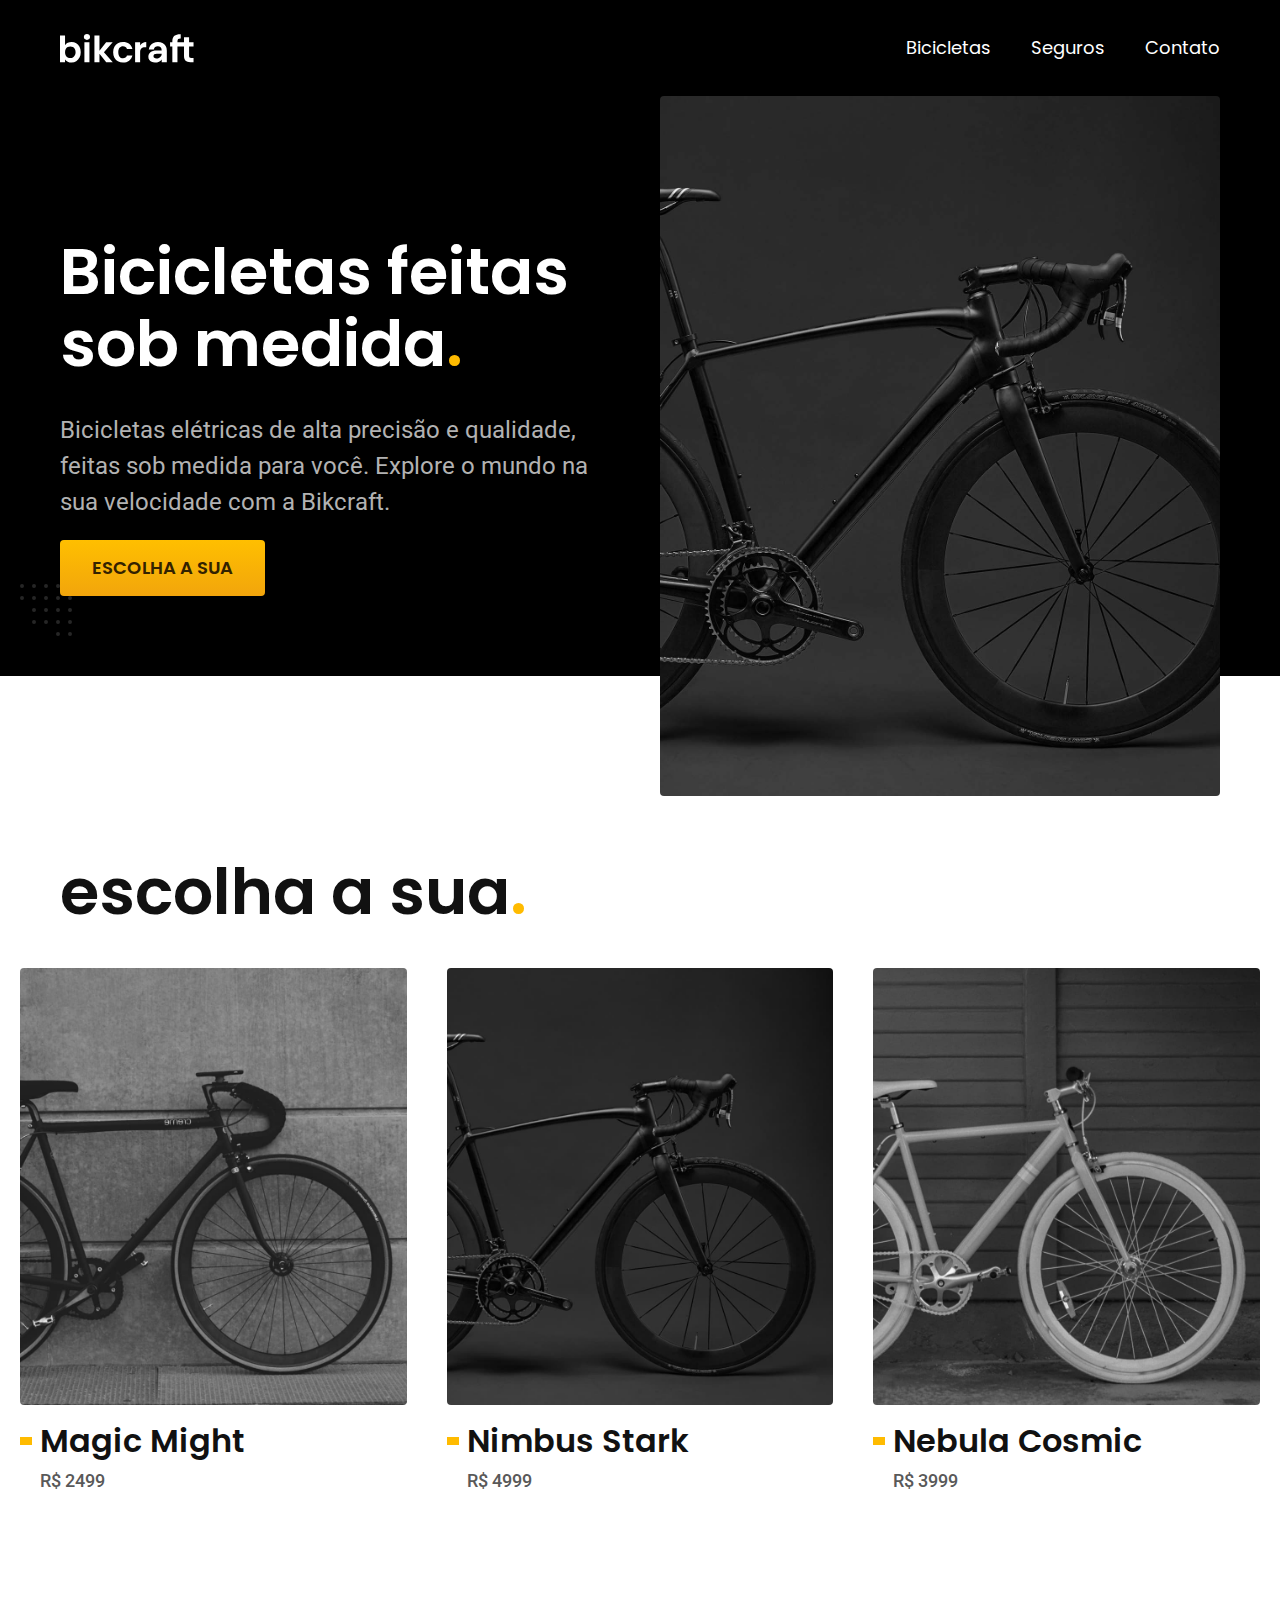
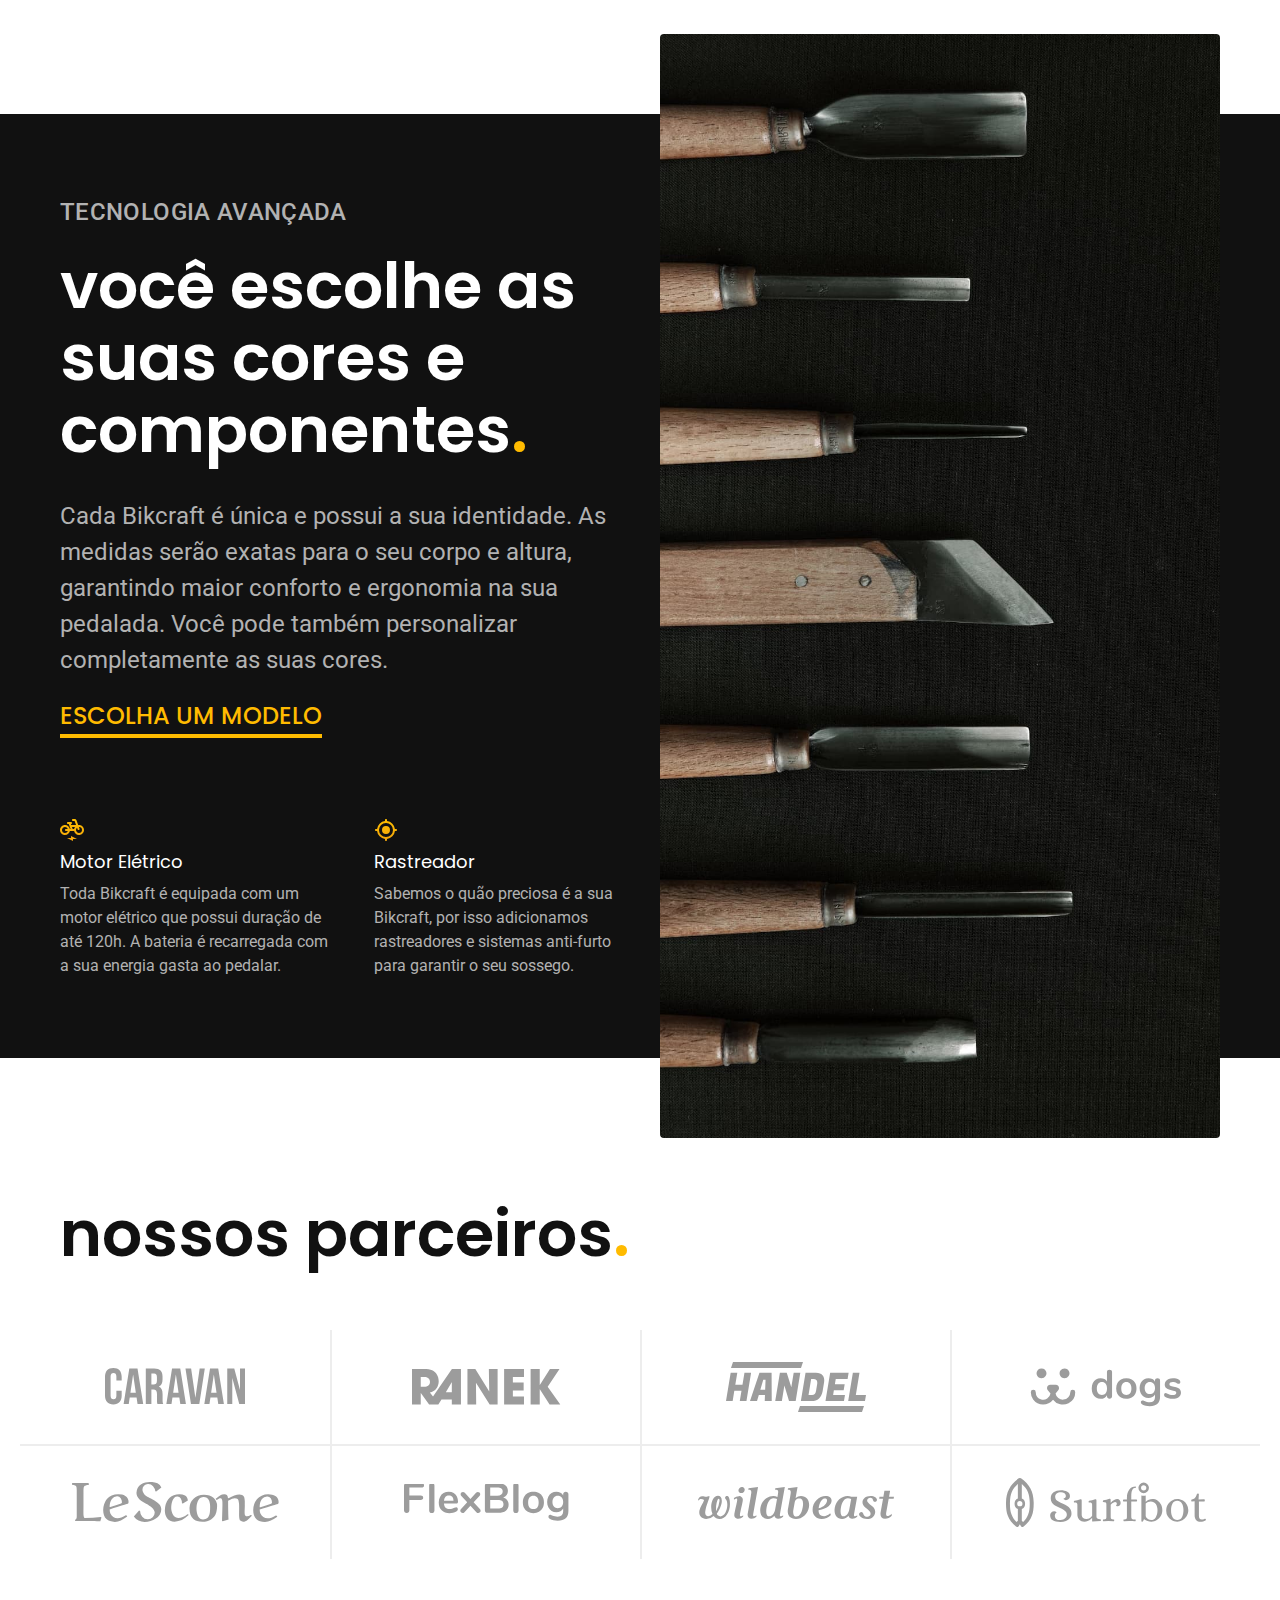
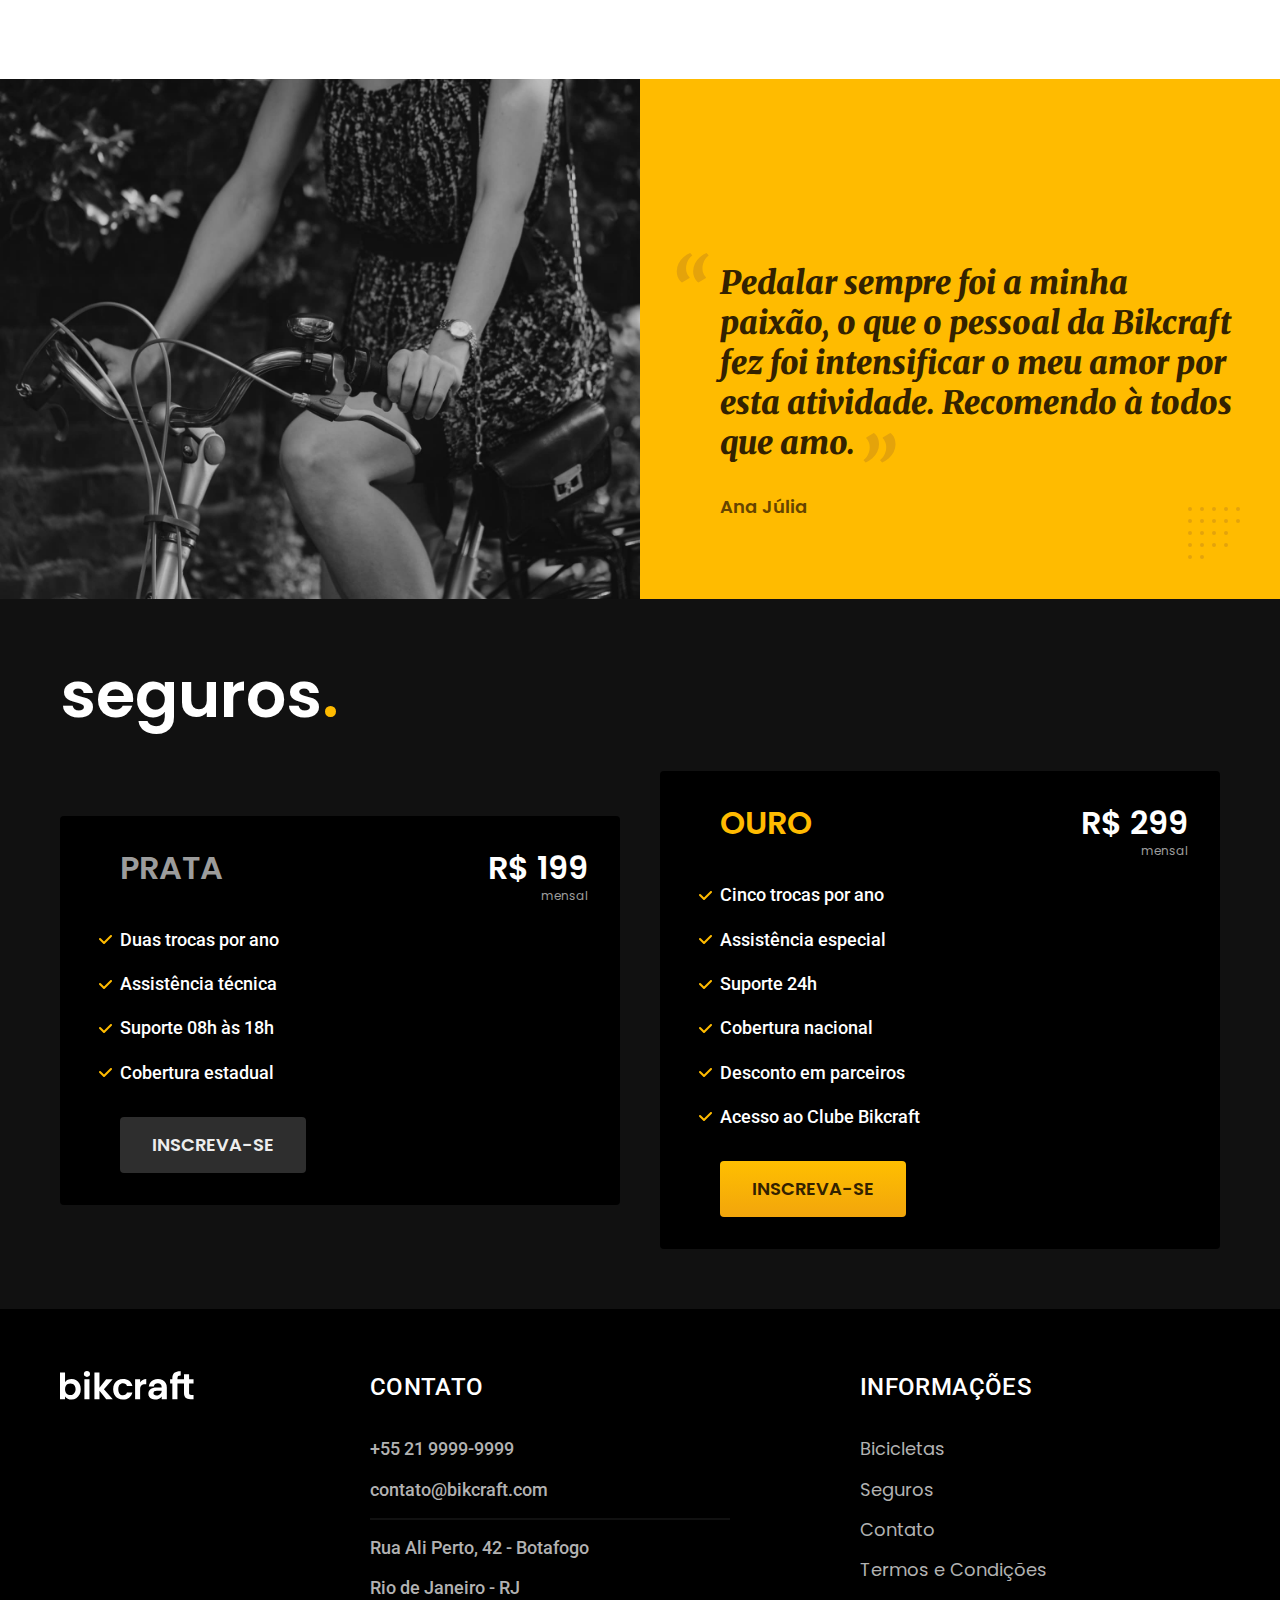
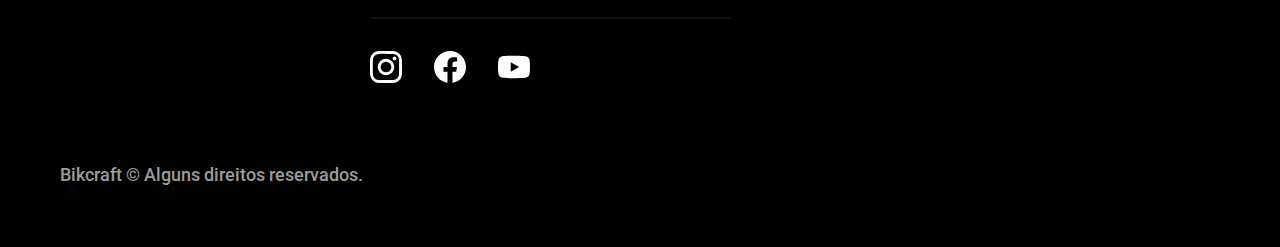
<file: index.html>
<!DOCTYPE html>
<html lang="pt-br">

<head>
  <meta charset="UTF-8">
  <meta name="viewport" content="width=device-width, initial-scale=1.0">

  <title>Bikcraft - Bicicletas Elétricas</title>
  <meta name="description" content="Bicicletas elétricas de alta precisão e qualidade, feitas sob medida para o cliente. Explore o mundo na sua velocidade com a Bikcraft.">

  <link rel="icon" href="./favicon.svg" type="image/svg+xml">
  <link rel="preload" href="./css/style.min.css" as="style">
  <link rel="stylesheet" href="./css/style.min.css">

  <link rel="preconnect" href="https://fonts.googleapis.com">
  <link rel="preconnect" href="https://fonts.gstatic.com" crossorigin>
  <link href="https://fonts.googleapis.com/css2?family=Merriweather:ital,wght@1,900&family=Poppins:wght@400;600&family=Roboto:wght@400;500&display=swap" rel="stylesheet">
</head>

<body>
  <header class="header-bg">
    <div class="header container">
      <a href="./">
        <img src="./img/bikcraft.svg" width="136" height="32" alt="Bikcraft">
      </a>

      <nav aria-label="primaria">
        <ul class="header-menu font-1-m cor-0">
          <li><a href="./bicicletas.html">Bicicletas</a></li>
          <li><a href="./seguros.html">Seguros</a></li>
          <li><a href="./contato.html">Contato</a></li>
        </ul>
      </nav>
    </div>
  </header>

  <main class="introducao-bg">
    <div class="introducao container">
      <div class="introducao-conteudo">
        <h1 class="font-1-xxl cor-0">Bicicletas feitas sob medida<span class="cor-p1">.</span></h1>
        <p class="font-2-l cor-5">Bicicletas elétricas de alta precisão e qualidade, feitas sob medida para você. Explore o mundo na sua velocidade com a Bikcraft.</p>
        <a class="botao" href="./bicicletas.html">Escolha a sua</a>
      </div>
      <picture>
        <source media="(max-width: 800px)" srcset="./img/bicicletas/nimbus.jpg">
        <img src="./img/fotos/introducao.jpg" width="1280" height="1600" alt="Bicicleta elétrica preta.">
      </picture>
    </div>
  </main>

  <article class="bike-lista">
    <h2 class="container font-1-xxl">escolha a sua<span class="cor-p1">.</span></h2>

    <ul>
      <li>
        <a href="./bicicletas/magic.html">
          <img src="./img/bicicletas/magic-home.jpg" alt="Bicicleta preta" width="920" height="1040">
          <h3 class="font-1-xl">Magic Might</h3>
          <span class="font-2-m cor-8">R$ 2499</span>
        </a>
      </li>
      <li>
        <a href="./bicicletas/nimbus.html">
          <img src="./img/bicicletas/nimbus-home.jpg" alt="Bicicleta preta" width="920" height="1040">
          <h3 class="font-1-xl">Nimbus Stark</h3>
          <span class="font-2-m cor-8">R$ 4999</span>
        </a>
      </li>
      <li>
        <a href="./bicicletas/nebula.html">
          <img src="./img/bicicletas/nebula-home.jpg" alt="Bicicleta preta" width="920" height="1040">
          <h3 class="font-1-xl">Nebula Cosmic</h3>
          <span class="font-2-m cor-8">R$ 3999</span>
        </a>
      </li>
    </ul>
  </article>

  <article class="tecnologia-bg">
    <div class="tecnologia container">
      <div class="tecnologia-conteudo">
        <span class="font-2-l-b cor-5">Tecnologia Avançada</span>
        <h2 class="font-1-xxl cor-0">você escolhe as suas cores e componentes<span class="cor-p1">.</span></h2>
        <p class="font-2-l cor-5">Cada Bikcraft é única e possui a sua identidade. As medidas serão exatas para o seu corpo e altura, garantindo maior conforto e ergonomia na sua pedalada. Você pode também personalizar completamente as suas cores.</p>
        <a class="link" href="./bicicletas.html">Escolha um modelo</a>
        <div class="tecnologia-vantagens">
          <div>
            <img src="./img/icones/eletrica.svg" width="24" height="24" alt="">
            <h3 class="font-1-m cor-0">Motor Elétrico</h3>
            <p class="font-2-s cor-5">Toda Bikcraft é equipada com um motor elétrico que possui duração de até 120h. A bateria é recarregada com a sua energia gasta ao pedalar.</p>
          </div>
          <div>
            <img src="./img/icones/rastreador.svg" width="24" height="24" alt="">
            <h3 class="font-1-m cor-0">Rastreador</h3>
            <p class="font-2-s cor-5">Sabemos o quão preciosa é a sua Bikcraft, por isso adicionamos rastreadores e sistemas anti-furto para garantir o seu sossego.</p>
          </div>
        </div>
      </div>
      <div class="tecnologia-imagem">
        <img src="./img/fotos/tecnologia.jpg" width="1200" height="1920" alt="">
      </div>
    </div>
  </article>

  <section class="parceiros" aria-label="Nossos Parceiros">
    <h2 class="container font-1-xxl">nossos parceiros<span class="cor-p1">.</span></h2>

    <ul>
      <li><img src="./img/parceiros/caravan.svg" alt="Caravan" width="140" height="38"></li>
      <li><img src="./img/parceiros/ranek.svg" alt="Ranek" width="149" height="36"></li>
      <li><img src="./img/parceiros/handel.svg" alt="Handel" width="140" height="50"></li>
      <li><img src="./img/parceiros/dogs.svg" alt="Dogs" width="152" height="39"></li>
      <li><img src="./img/parceiros/lescone.svg" alt="LeScone" width="208" height="41"></li>
      <li><img src="./img/parceiros/flexblog.svg" alt="FlexBlog" width="165" height="38"></li>
      <li><img src="./img/parceiros/wildbeast.svg" alt="Wildbeast" width="196" height="34"></li>
      <li><img src="./img/parceiros/surfbot.svg" alt="Surfbot" width="200" height="49"></li>
    </ul>
  </section>

  <section class="depoimento" aria-label="Depoimento">
    <div>
      <img src="./img/fotos/depoimento.jpg" width="1560" height="1360" alt="Pessoa pedalando uma bicicleta Bikcraft">
    </div>
    <div class="depoimento-conteudo">
      <blockquote class="font-1-xl cor-p5">
        <p>Pedalar sempre foi a minha paixão, o que o pessoal da Bikcraft fez foi intensificar o meu amor por esta atividade. Recomendo à todos que amo.</p>
      </blockquote>
      <span class="font-1-m-b cor-p4">Ana Júlia</span>
    </div>
  </section>

  <article class="seguros-bg">
    <div class="seguros container">
      <h2 class="font-1-xxl cor-0">seguros<span class="cor-p1">.</span></h2>
      <div class="seguros-item">
        <h3 class="font-1-xl cor-6">PRATA</h3>
        <span class="font-1-xl cor-0">R$ 199 <span class="font-1-xs cor-6">mensal</span></span>
        <ul class="font-2-m cor-0">
          <li>Duas trocas por ano</li>
          <li>Assistência técnica</li>
          <li>Suporte 08h às 18h</li>
          <li>Cobertura estadual</li>
        </ul>
        <a class="botao secundario" href="./orcamento.html">Inscreva-se</a>
      </div>

      <div class="seguros-item">
        <h3 class="font-1-xl cor-p1">OURO</h3>
        <span class="font-1-xl cor-0">R$ 299 <span class="font-1-xs cor-6">mensal</span></span>
        <ul class="font-2-m cor-0">
          <li>Cinco trocas por ano</li>
          <li>Assistência especial</li>
          <li>Suporte 24h</li>
          <li>Cobertura nacional</li>
          <li>Desconto em parceiros</li>
          <li>Acesso ao Clube Bikcraft</li>
        </ul>
        <a class="botao" href="./orcamento.html">Inscreva-se</a>
      </div>
    </div>
  </article>

  <footer class="footer-bg">
    <div class="footer container">
      <img src="./img/bikcraft.svg" width="136" height="32" alt="Bikcraft">
      <div class="footer-contato">
        <h3 class="font-2-l-b cor-0">Contato</h3>
        <ul class="font-2-m cor-5">
          <li><a href="tel:+552199999999">+55 21 9999-9999</a></li>
          <li><a href="mailto:contato@bikcraft.com">contato@bikcraft.com</a></li>
          <li>Rua Ali Perto, 42 - Botafogo</li>
          <li>Rio de Janeiro - RJ</li>
        </ul>
        <div class="footer-redes">
          <a href="./">
            <img src="./img/redes/instagram.svg" width="32" height="32" alt="Instagram">
          </a>
          <a href="./">
            <img src="./img/redes/facebook.svg" width="32" height="32" alt="Facebook">
          </a>
          <a href="./">
            <img src="./img/redes/youtube.svg" width="32" height="32" alt="Youtube">
          </a>
        </div>
      </div>
      <div class="footer-informacoes">
        <h3 class="font-2-l-b cor-0">Informações</h3>
        <nav>
          <ul class="font-1-m cor-5">
            <li><a href="./bicicletas.html">Bicicletas</a></li>
            <li><a href="./seguros.html">Seguros</a></li>
            <li><a href="./contato.html">Contato</a></li>
            <li><a href="./termos.html">Termos e Condições</a></li>
          </ul>
        </nav>
      </div>
      <p class="footer-copy font-2-m cor-6">Bikcraft © Alguns direitos reservados.</p>
    </div>
  </footer>
</body>

</html>
</file>
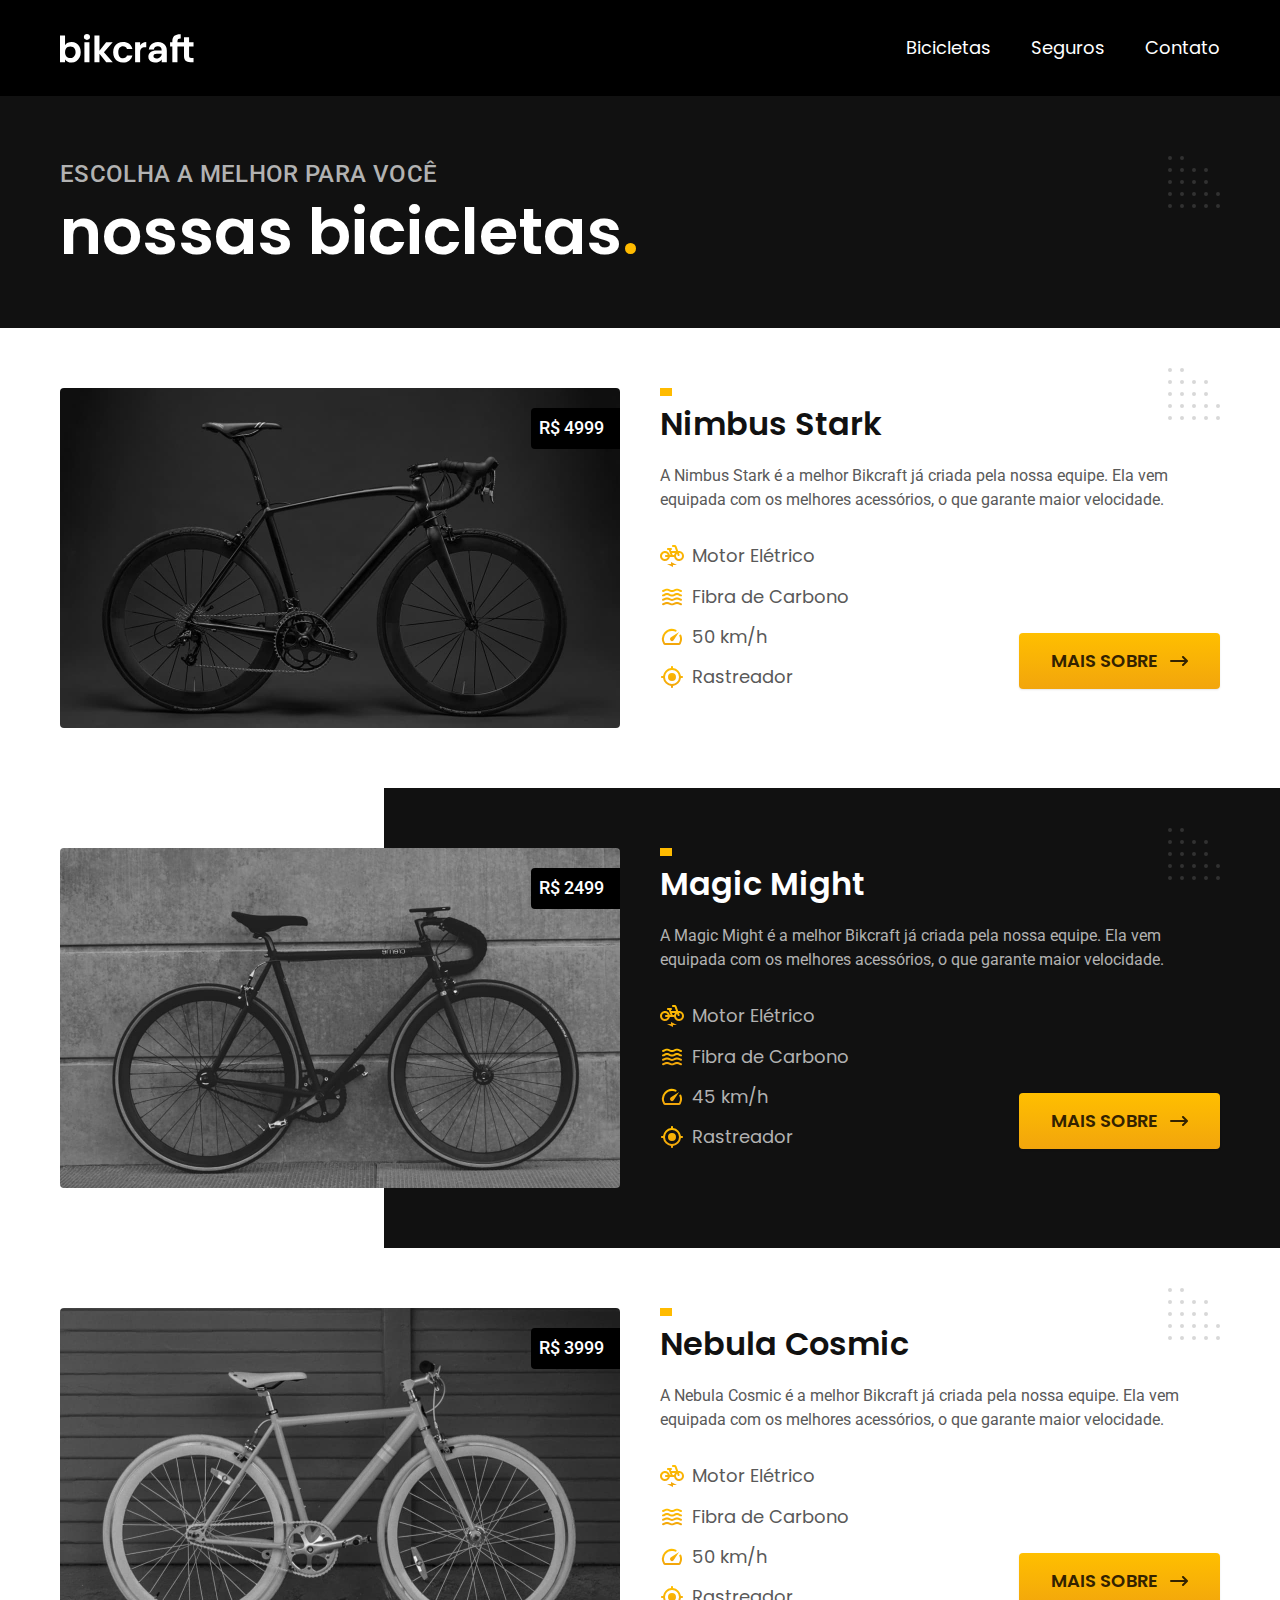
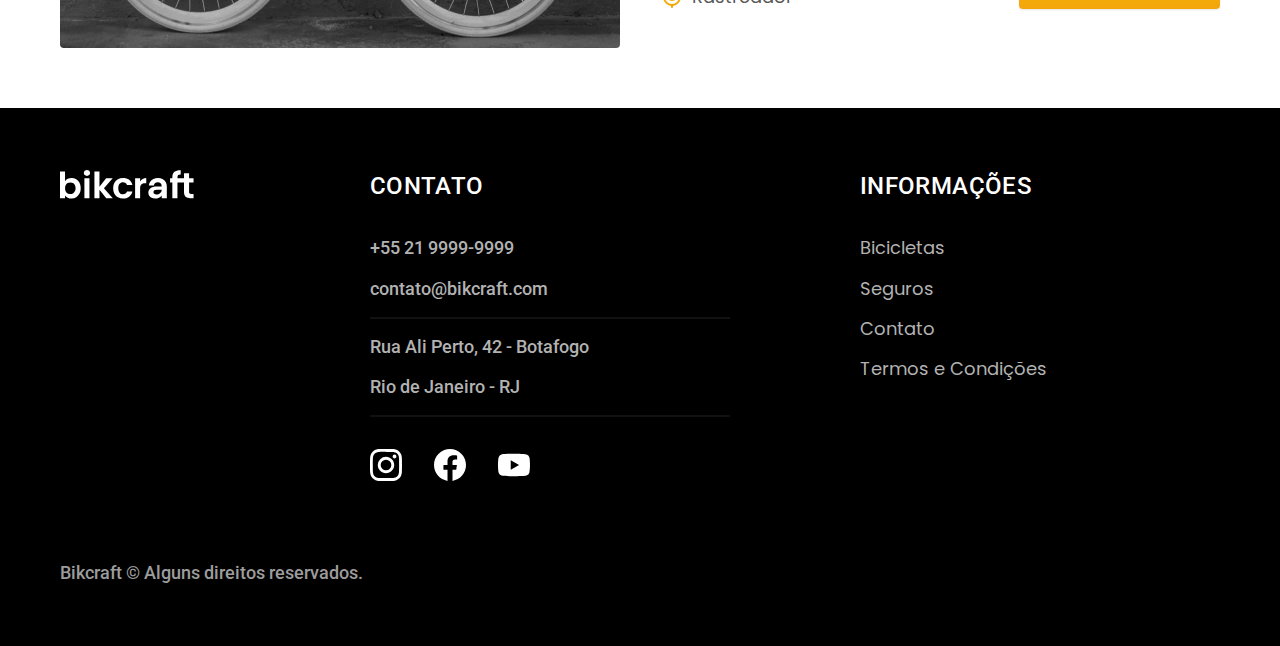
<file: bicicletas.html>
<!DOCTYPE html>
<html lang="pt-br">

<head>
  <meta charset="UTF-8">
  <meta name="viewport" content="width=device-width, initial-scale=1.0">

  <title>Bicicletas | Bikcraft</title>
  <meta name="description" content="Bicicletas">

  <link rel="icon" href="./favicon.svg" type="image/svg+xml">
  <link rel="preload" href="./css/style.min.css" as="style">
  <link rel="stylesheet" href="./css/style.min.css">

  <link rel="preconnect" href="https://fonts.googleapis.com">
  <link rel="preconnect" href="https://fonts.gstatic.com" crossorigin>
  <link href="https://fonts.googleapis.com/css2?family=Merriweather:ital,wght@1,900&family=Poppins:wght@400;600&family=Roboto:wght@400;500&display=swap" rel="stylesheet">
</head>

<body id="bike">
  <header class="header-bg">
    <div class="header container">
      <a href="./">
        <img src="./img/bikcraft.svg" alt="Bikcraft">
      </a>

      <nav aria-label="primaria">
        <ul class="header-menu font-1-m cor-0">
          <li><a href="./bicicletas.html">Bicicletas</a></li>
          <li><a href="./seguros.html">Seguros</a></li>
          <li><a href="./contato.html">Contato</a></li>
        </ul>
      </nav>
    </div>
  </header>

  <main>
    <div class="titulo-bg">
      <div class="titulo container">
        <p class="font-2-l-b cor-5">Escolha a melhor para você</p>
        <h1 class="font-1-xxl cor-0">nossas bicicletas<span class="cor-p1">.</span></h1>
      </div>
    </div>

    <div class="bike container">
      <div class="bike-imagem">
        <img src="./img/bicicletas/nimbus.jpg" alt="Bicicleta preta">
        <span class="font-2-m cor-0">R$ 4999</span>
      </div>
      <div class="bike-conteudo">
        <h2 class="font-1-xl">Nimbus Stark</h2>
        <p class="font-2-s cor-8">A Nimbus Stark é a melhor Bikcraft já criada pela nossa equipe. Ela vem equipada com os melhores acessórios, o que garante maior velocidade.</p>
        <ul class="font-1-m cor-8">
          <li>
            <img src="./img/icones/eletrica.svg" alt="">
            Motor Elétrico
          </li>
          <li>
            <img src="./img/icones/carbono.svg" alt="">
            Fibra de Carbono
          </li>
          <li>
            <img src="./img/icones/velocidade.svg" alt="">
            50 km/h
          </li>
          <li>
            <img src="./img/icones/rastreador.svg" alt="">
            Rastreador
          </li>
        </ul>
        <a class="botao seta" href="./bicicletas/nimbus.html">Mais Sobre</a>
      </div>
    </div>

    <div class="bike-bg">
      <div class="bike container">
        <div class="bike-imagem">
          <img src="./img/bicicletas/magic.jpg" alt="Bicicleta preta">
          <span class="font-2-m cor-0">R$ 2499</span>
        </div>
        <div class="bike-conteudo">
          <h2 class="font-1-xl cor-0">Magic Might</h2>
          <p class="font-2-s cor-5">A Magic Might é a melhor Bikcraft já criada pela nossa equipe. Ela vem equipada com os melhores acessórios, o que garante maior velocidade.</p>
          <ul class="font-1-m cor-5">
            <li>
              <img src="./img/icones/eletrica.svg" alt="">
              Motor Elétrico
            </li>
            <li>
              <img src="./img/icones/carbono.svg" alt="">
              Fibra de Carbono
            </li>
            <li>
              <img src="./img/icones/velocidade.svg" alt="">
              45 km/h
            </li>
            <li>
              <img src="./img/icones/rastreador.svg" alt="">
              Rastreador
            </li>
          </ul>
          <a class="botao seta" href="./bicicletas/magic.html">Mais Sobre</a>
        </div>
      </div>
    </div>

    <div class="bike container">
      <div class="bike-imagem">
        <img src="./img/bicicletas/nebula.jpg" alt="Bicicleta preta">
        <span class="font-2-m cor-0">R$ 3999</span>
      </div>
      <div class="bike-conteudo">
        <h2 class="font-1-xl">Nebula Cosmic</h2>
        <p class="font-2-s cor-8">A Nebula Cosmic é a melhor Bikcraft já criada pela nossa equipe. Ela vem equipada com os melhores acessórios, o que garante maior velocidade.</p>
        <ul class="font-1-m cor-8">
          <li>
            <img src="./img/icones/eletrica.svg" alt="">
            Motor Elétrico
          </li>
          <li>
            <img src="./img/icones/carbono.svg" alt="">
            Fibra de Carbono
          </li>
          <li>
            <img src="./img/icones/velocidade.svg" alt="">
            50 km/h
          </li>
          <li>
            <img src="./img/icones/rastreador.svg" alt="">
            Rastreador
          </li>
        </ul>
        <a class="botao seta" href="./bicicletas/nebula.html">Mais Sobre</a>
      </div>
    </div>

  </main>

  <footer class="footer-bg">
    <div class="footer container">
      <img src="./img/bikcraft.svg" alt="Bikcraft">
      <div class="footer-contato">
        <h3 class="font-2-l-b cor-0">Contato</h3>
        <ul class="font-2-m cor-5">
          <li><a href="tel:+552199999999">+55 21 9999-9999</a></li>
          <li><a href="mailto:contato@bikcraft.com">contato@bikcraft.com</a></li>
          <li>Rua Ali Perto, 42 - Botafogo</li>
          <li>Rio de Janeiro - RJ</li>
        </ul>
        <div class="footer-redes">
          <a href="./">
            <img src="./img/redes/instagram.svg" alt="Instagram">
          </a>
          <a href="./">
            <img src="./img/redes/facebook.svg" alt="Facebook">
          </a>
          <a href="./">
            <img src="./img/redes/youtube.svg" alt="Youtube">
          </a>
        </div>
      </div>
      <div class="footer-informacoes">
        <h3 class="font-2-l-b cor-0">Informações</h3>
        <nav>
          <ul class="font-1-m cor-5">
            <li><a href="./bicicletas.html">Bicicletas</a></li>
            <li><a href="./seguros.html">Seguros</a></li>
            <li><a href="./contato.html">Contato</a></li>
            <li><a href="./termos.html">Termos e Condições</a></li>
          </ul>
        </nav>
      </div>
      <p class="footer-copy font-2-m cor-6">Bikcraft © Alguns direitos reservados.</p>
    </div>
  </footer>
</body>

</html>
</file>
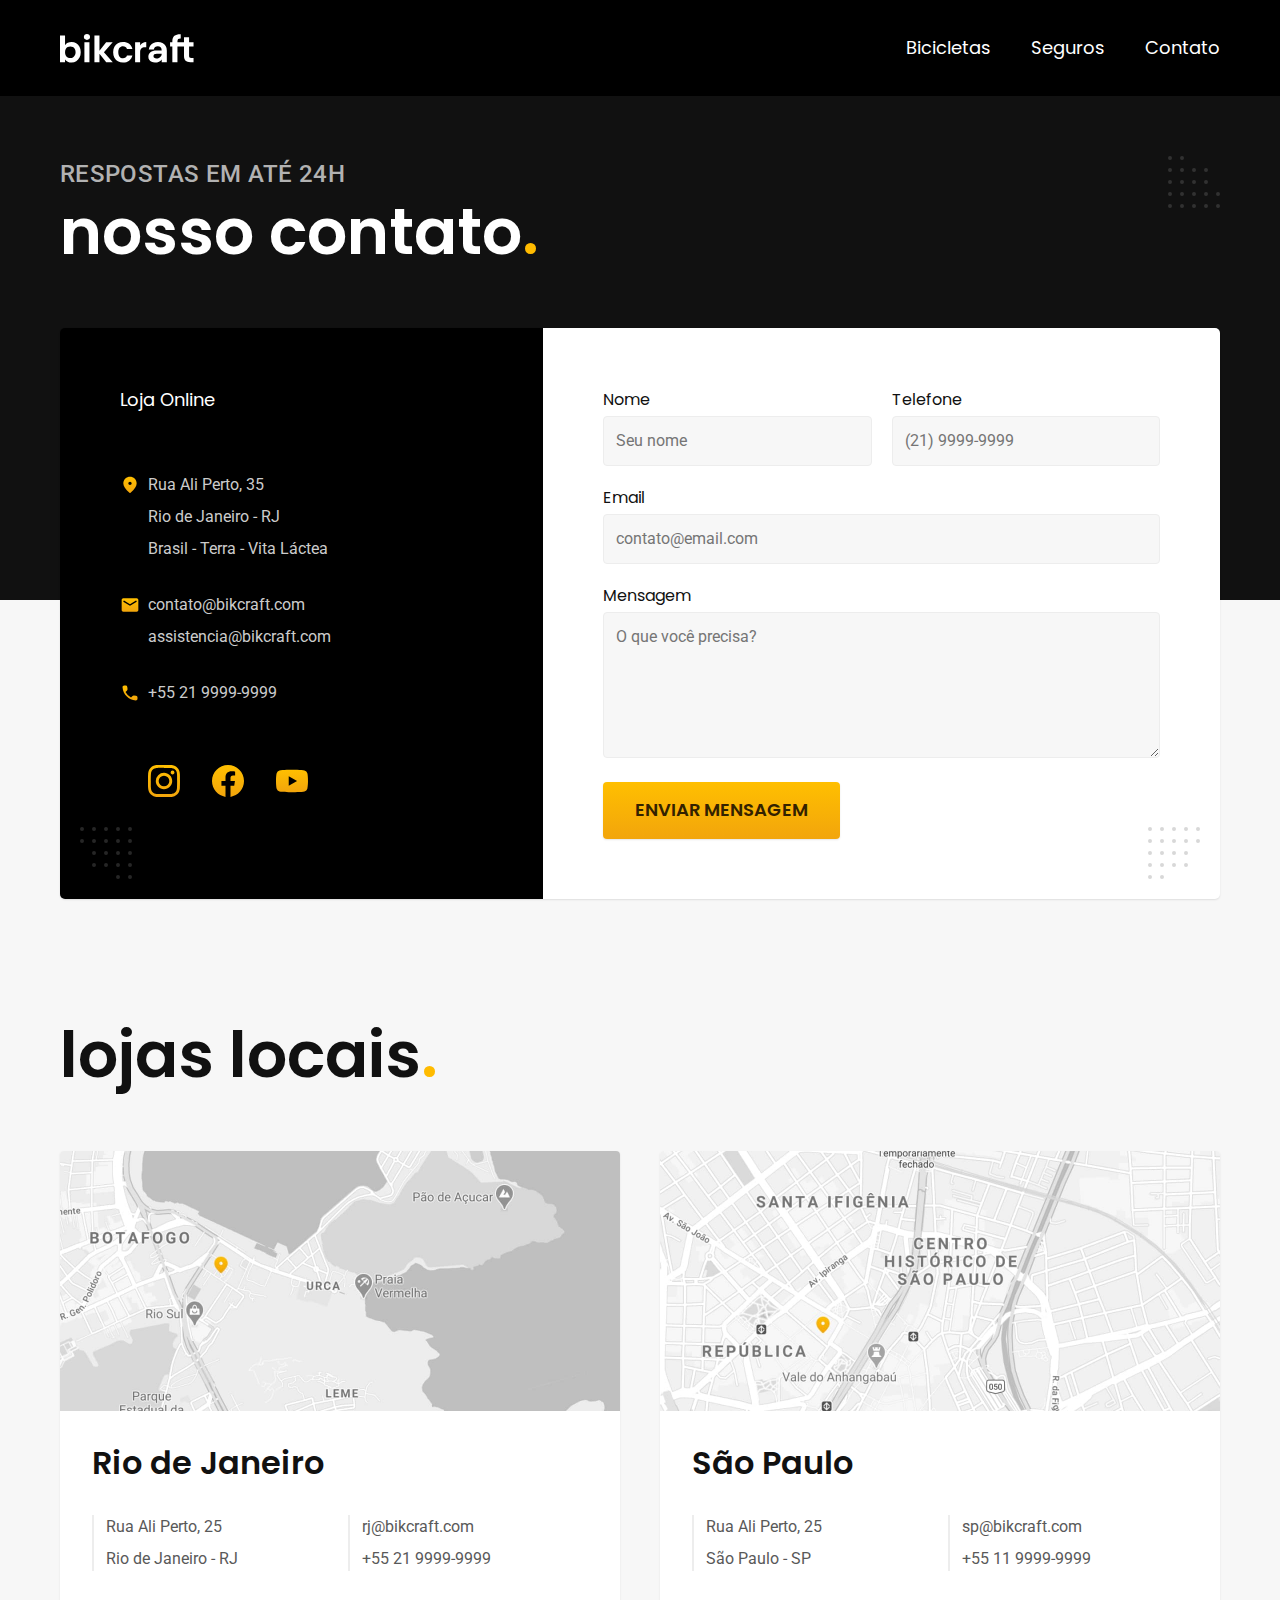
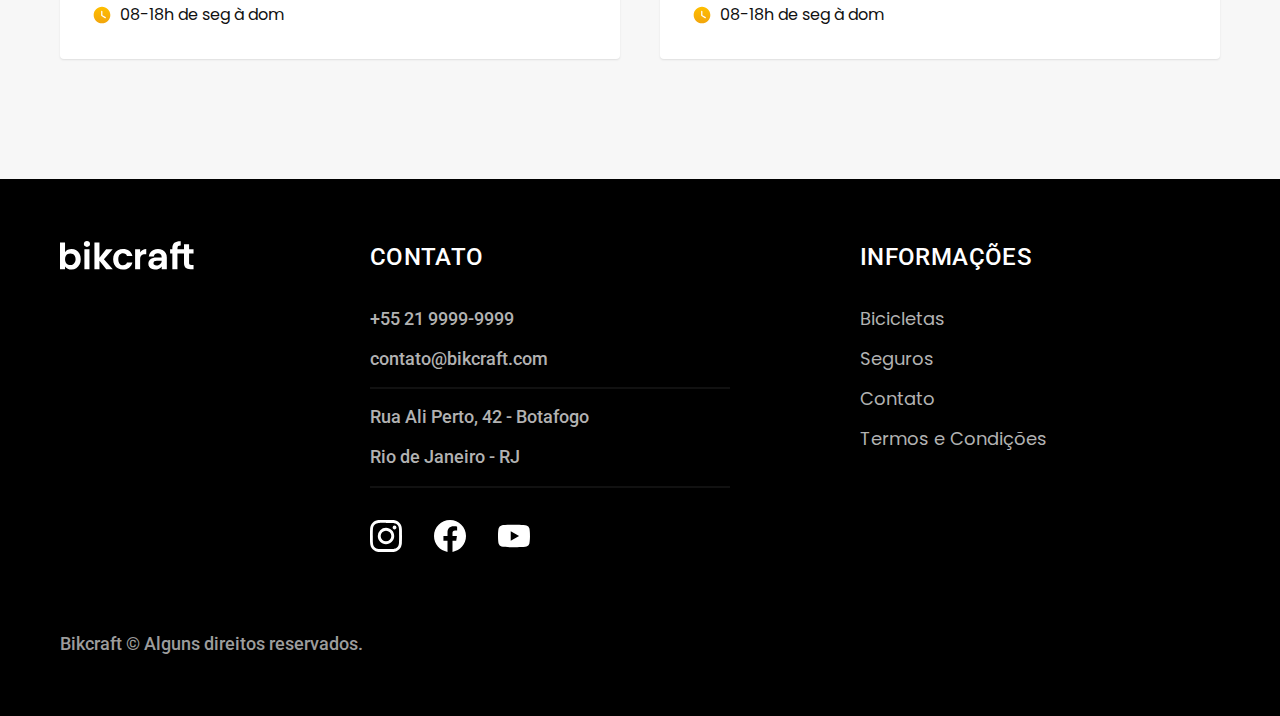
<file: contato.html>
<!DOCTYPE html>
<html lang="pt-br">

<head>
  <meta charset="UTF-8">
  <meta name="viewport" content="width=device-width, initial-scale=1.0">

  <title>Contato | Bikcraft</title>
  <meta name="description" content="Contato.">

  <link rel="icon" href="./favicon.svg" type="image/svg+xml">
  <link rel="preload" href="./css/style.min.css" as="style">
  <link rel="stylesheet" href="./css/style.min.css">

  <link rel="preconnect" href="https://fonts.googleapis.com">
  <link rel="preconnect" href="https://fonts.gstatic.com" crossorigin>
  <link href="https://fonts.googleapis.com/css2?family=Merriweather:ital,wght@1,900&family=Poppins:wght@400;600&family=Roboto:wght@400;500&display=swap" rel="stylesheet">
</head>

<body id="contato">
  <header class="header-bg">
    <div class="header container">
      <a href="./">
        <img src="./img/bikcraft.svg" alt="Bikcraft">
      </a>

      <nav aria-label="primaria">
        <ul class="header-menu font-1-m cor-0">
          <li><a href="./bicicletas.html">Bicicletas</a></li>
          <li><a href="./seguros.html">Seguros</a></li>
          <li><a href="./contato.html">Contato</a></li>
        </ul>
      </nav>
    </div>
  </header>

  <main>
    <div class="titulo-bg">
      <div class="titulo container">
        <p class="font-2-l-b cor-5">Respostas em até 24h</p>
        <h1 class="font-1-xxl cor-0">nosso contato<span class="cor-p1">.</span></h1>
      </div>
    </div>

    <div class="contato container">
      <section class="contato-dados" aria-label="Endereço">
        <h2 class="font-1-m cor-0">Loja Online</h2>
        <div class="contato-endereco font-2-s cor-4">
          <p>Rua Ali Perto, 35</p>
          <p>Rio de Janeiro - RJ</p>
          <p>Brasil - Terra - Vita Láctea</p>
        </div>
        <address class="contato-meios font-2-s cor-4">
          <a href="mailto:contato@bikcraft.com">contato@bikcraft.com</a>
          <a href="mailto:assistencia@bikcraft.com">assistencia@bikcraft.com</a>
          <a href="tel:+552199999999">+55 21 9999-9999</a>
        </address>
        <div class="contato-redes">
          <a href="./">
            <img src="./img/redes/instagram-p.svg" alt="Instagram">
          </a>
          <a href="./">
            <img src="./img/redes/facebook-p.svg" alt="Facebook">
          </a>
          <a href="./">
            <img src="./img/redes/youtube-p.svg" alt="Youtube">
          </a>
        </div>
      </section>
      <section class="contato-formulario" aria-label="Formulário">
        <form class="form" action="./contato.html">
          <div>
            <label for="nome">Nome</label>
            <input type="text" id="nome" name="nome" placeholder="Seu nome">
          </div>
          <div>
            <label for="telefone">Telefone</label>
            <input type="text" id="telefone" name="telefone" placeholder="(21) 9999-9999">
          </div>
          <div class="col-2">
            <label for="email">Email</label>
            <input type="email" id="email" name="email" placeholder="contato@email.com">
          </div>
          <div class="col-2">
            <label for="mensagem">Mensagem</label>
            <textarea rows="5" id="mensagem" name="mensagem" placeholder="O que você precisa?"></textarea>
          </div>
          <button class="botao col-2">Enviar Mensagem</button>
        </form>
      </section>
    </div>
  </main>

  <article class="lojas container">
    <h2 class="font-1-xxl">lojas locais<span class="cor-p1">.</span></h2>
    <div class="lojas-item">
      <img src="./img/lojas/rj.jpg" alt="mapa marcando o endereço em Rua Ali Perto, 25 - Rio de Janeiro - RJ">
      <div class="lojas-conteudo">
        <h3 class="font-1-xl">Rio de Janeiro</h3>
        <div class="lojas-dados font-2-s cor-8">
          <p>Rua Ali Perto, 25</p>
          <p>Rio de Janeiro - RJ</p>
        </div>
        <div class="lojas-dados font-2-s cor-8">
          <a href="mailto:rj@bikcraft.com">rj@bikcraft.com</a>
          <a href="tel:+552199999999">+55 21 9999-9999</a>
        </div>
        <p class="lojas-tempo font-1-s"><img src="./img/icones/horario.svg" alt="">08-18h de seg à dom</p>
      </div>
    </div>

    <div class="lojas-item">
      <img src="./img/lojas/sp.jpg" alt="mapa marcando o endereço em Rua Ali Perto, 25 - São Paulo - SP">
      <div class="lojas-conteudo">
        <h3 class="font-1-xl">São Paulo</h3>
        <div class="lojas-dados font-2-s cor-8">
          <p>Rua Ali Perto, 25</p>
          <p>São Paulo - SP</p>
        </div>
        <div class="lojas-dados font-2-s cor-8">
          <a href="mailto:sp@bikcraft.com">sp@bikcraft.com</a>
          <a href="tel:+551199999999">+55 11 9999-9999</a>
        </div>
        <p class="lojas-tempo font-1-s"><img src="./img/icones/horario.svg" alt="">08-18h de seg à dom</p>
      </div>
    </div>
  </article>

  <footer class="footer-bg">
    <div class="footer container">
      <img src="./img/bikcraft.svg" alt="Bikcraft">
      <div class="footer-contato">
        <h3 class="font-2-l-b cor-0">Contato</h3>
        <ul class="font-2-m cor-5">
          <li><a href="tel:+552199999999">+55 21 9999-9999</a></li>
          <li><a href="mailto:contato@bikcraft.com">contato@bikcraft.com</a></li>
          <li>Rua Ali Perto, 42 - Botafogo</li>
          <li>Rio de Janeiro - RJ</li>
        </ul>
        <div class="footer-redes">
          <a href="./">
            <img src="./img/redes/instagram.svg" alt="Instagram">
          </a>
          <a href="./">
            <img src="./img/redes/facebook.svg" alt="Facebook">
          </a>
          <a href="./">
            <img src="./img/redes/youtube.svg" alt="Youtube">
          </a>
        </div>
      </div>
      <div class="footer-informacoes">
        <h3 class="font-2-l-b cor-0">Informações</h3>
        <nav>
          <ul class="font-1-m cor-5">
            <li><a href="./bicicletas.html">Bicicletas</a></li>
            <li><a href="./seguros.html">Seguros</a></li>
            <li><a href="./contato.html">Contato</a></li>
            <li><a href="./termos.html">Termos e Condições</a></li>
          </ul>
        </nav>
      </div>
      <p class="footer-copy font-2-m cor-6">Bikcraft © Alguns direitos reservados.</p>
    </div>
  </footer>
</body>

</html>
</file>
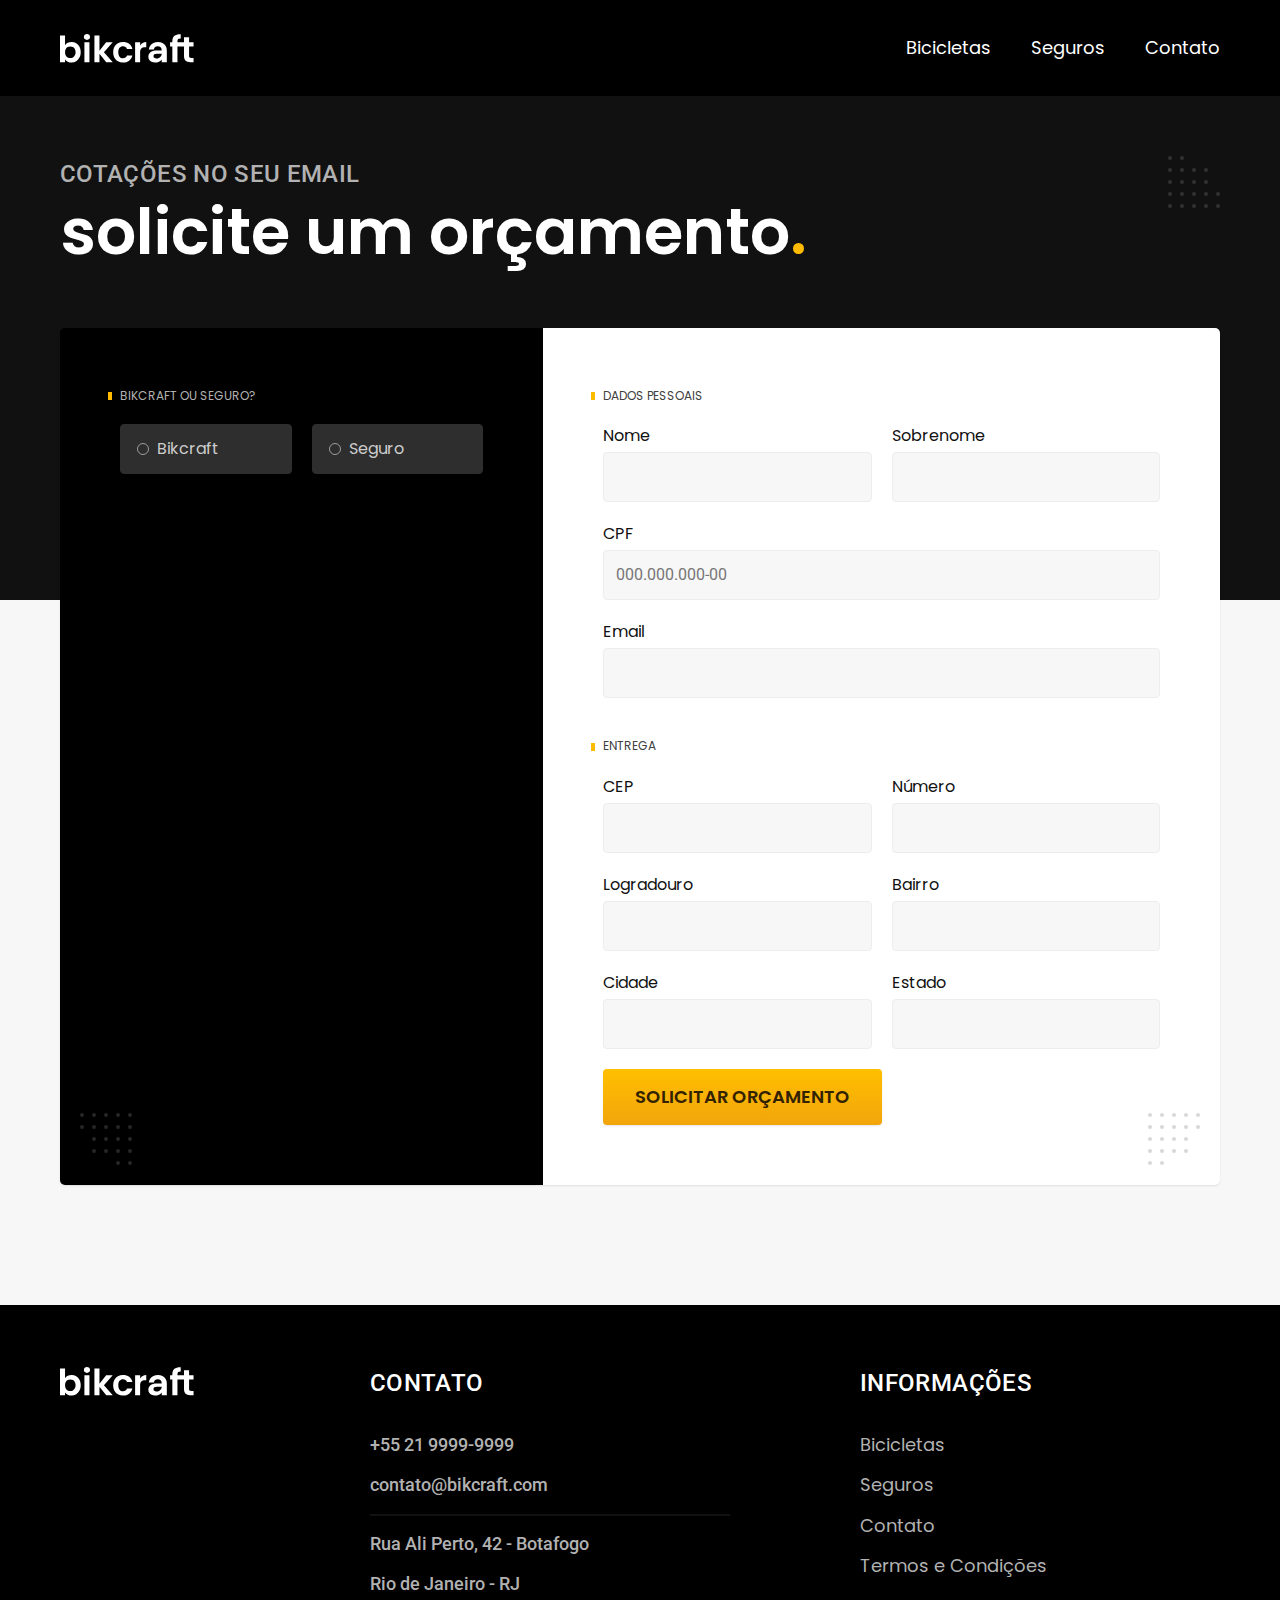
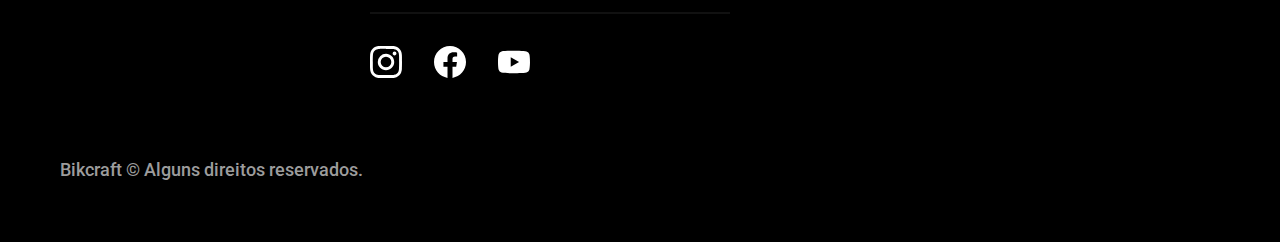
<file: orcamento.html>
<!DOCTYPE html>
<html lang="pt-br">

<head>
  <meta charset="UTF-8">
  <meta name="viewport" content="width=device-width, initial-scale=1.0">

  <title>Orçamento | Bikcraft</title>
  <meta name="description" content="Orçamento.">

  <link rel="icon" href="./favicon.svg" type="image/svg+xml">
  <link rel="preload" href="./css/style.min.css" as="style">
  <link rel="stylesheet" href="./css/style.min.css">

  <link rel="preconnect" href="https://fonts.googleapis.com">
  <link rel="preconnect" href="https://fonts.gstatic.com" crossorigin>
  <link href="https://fonts.googleapis.com/css2?family=Merriweather:ital,wght@1,900&family=Poppins:wght@400;600&family=Roboto:wght@400;500&display=swap" rel="stylesheet">
</head>

<body id="orcamento">
  <header class="header-bg">
    <div class="header container">
      <a href="./">
        <img src="./img/bikcraft.svg" alt="Bikcraft">
      </a>

      <nav aria-label="primaria">
        <ul class="header-menu font-1-m cor-0">
          <li><a href="./bicicletas.html">Bicicletas</a></li>
          <li><a href="./seguros.html">Seguros</a></li>
          <li><a href="./contato.html">Contato</a></li>
        </ul>
      </nav>
    </div>
  </header>

  <main>
    <div class="titulo-bg">
      <div class="titulo container">
        <p class="font-2-l-b cor-5">Cotações no seu email</p>
        <h1 class="font-1-xxl cor-0">solicite um orçamento<span class="cor-p1">.</span></h1>
      </div>
    </div>

    <form class="orcamento container" action="./orcamento.html">
      <div class="orcamento-produto">
        <h2 class="font-1-xs cor-5">Bikcraft ou Seguro?</h2>

        <input type="radio" name="tipo" value="bikcraft" id="bikcraft">
        <label for="bikcraft">Bikcraft</label>

        <input type="radio" name="tipo" value="seguro" id="seguro">
        <label for="seguro">Seguro</label>

        <div class="orcamento-conteudo" id="orcamento-bikcraft">
          <h2 class="font-1-xs cor-5">Escolha a sua</h2>

          <input type="radio" name="produto" value="nimbus" id="nimbus">
          <label for="nimbus">Nimbus Stark <span>R$ 4999</span></label>
          <div class="orcamento-detalhes">
            <ul class="font-1-xs cor-8">
              <li><img src="./img/icones/eletrica.svg" alt=""> Motor Elétrico</li>
              <li><img src="./img/icones/carbono.svg" alt=""> Fibra de Carbono</li>
              <li><img src="./img/icones/velocidade.svg" alt=""> 50 km/h</li>
              <li><img src="./img/icones/rastreador.svg" alt=""> Rastreador</li>
            </ul>
            <img src="./img/bicicletas/nimbus.jpg" alt="Bicicleta preta">
          </div>

          <input type="radio" name="produto" value="magic" id="magic">
          <label for="magic">Magic Might <span>R$ 2499</span></label>
          <div class="orcamento-detalhes">
            <ul class="font-1-xs cor-8">
              <li><img src="./img/icones/eletrica.svg" alt=""> Motor Elétrico</li>
              <li><img src="./img/icones/carbono.svg" alt=""> Fibra de Carbono</li>
              <li><img src="./img/icones/velocidade.svg" alt=""> 45 km/h</li>
              <li><img src="./img/icones/rastreador.svg" alt=""> Rastreador</li>
            </ul>
            <img src="./img/bicicletas/magic.jpg" alt="Bicicleta preta">
          </div>

          <input type="radio" name="produto" value="nebula" id="nebula">
          <label for="nebula">Nebula Cosmic <span>R$ 3999</span></label>
          <div class="orcamento-detalhes">
            <ul class="font-1-xs cor-8">
              <li><img src="./img/icones/eletrica.svg" alt=""> Motor Elétrico</li>
              <li><img src="./img/icones/carbono.svg" alt=""> Fibra de Carbono</li>
              <li><img src="./img/icones/velocidade.svg" alt=""> 40 km/h</li>
              <li><img src="./img/icones/rastreador.svg" alt=""> Rastreador</li>
            </ul>
            <img src="./img/bicicletas/nebula.jpg" alt="Bicicleta branca">
          </div>

        </div>

        <div class="orcamento-conteudo" id="orcamento-seguro">
          <h2 class="font-1-xs cor-5">Escolha o plano</h2>

          <input type="radio" name="produto" value="prata" id="prata">
          <label for="prata">Prata <span>R$ 199</span></label>

          <input type="radio" name="produto" value="ouro" id="ouro">
          <label for="ouro">Ouro <span>R$ 299</span></label>
        </div>
      </div>
      <div class="orcamento-dados form">
        <h2 class="font-1-xs cor-9 col-2">dados pessoais</h2>
        <div>
          <label for="nome">Nome</label>
          <input type="text" id="nome" name="nome">
        </div>
        <div>
          <label for="sobrenome">Sobrenome</label>
          <input type="text" id="sobrenome" name="sobrenome">
        </div>
        <div class="col-2">
          <label for="cpf">CPF</label>
          <input type="text" id="cpf" name="cpf" placeholder="000.000.000-00">
        </div>
        <div class="col-2">
          <label for="email">Email</label>
          <input type="email" id="email" name="email">
        </div>
        <h2 class="font-1-xs cor-9 col-2">entrega</h2>
        <div>
          <label for="cep">CEP</label>
          <input type="text" id="cep" name="cep">
        </div>
        <div>
          <label for="numero">Número</label>
          <input type="text" id="numero" name="numero">
        </div>
        <div>
          <label for="logradouro">Logradouro</label>
          <input type="text" id="logradouro" name="logradouro">
        </div>
        <div>
          <label for="bairro">Bairro</label>
          <input type="text" id="bairro" name="bairro">
        </div>
        <div>
          <label for="cidade">Cidade</label>
          <input type="text" id="cidade" name="cidade">
        </div>
        <div>
          <label for="estado">Estado</label>
          <input type="text" id="estado" name="estado">
        </div>
        <button class="botao col-2">Solicitar Orçamento</button>
      </div>
    </form>
  </main>

  <footer class="footer-bg">
    <div class="footer container">
      <img src="./img/bikcraft.svg" alt="Bikcraft">
      <div class="footer-contato">
        <h3 class="font-2-l-b cor-0">Contato</h3>
        <ul class="font-2-m cor-5">
          <li><a href="tel:+552199999999">+55 21 9999-9999</a></li>
          <li><a href="mailto:contato@bikcraft.com">contato@bikcraft.com</a></li>
          <li>Rua Ali Perto, 42 - Botafogo</li>
          <li>Rio de Janeiro - RJ</li>
        </ul>
        <div class="footer-redes">
          <a href="./">
            <img src="./img/redes/instagram.svg" alt="Instagram">
          </a>
          <a href="./">
            <img src="./img/redes/facebook.svg" alt="Facebook">
          </a>
          <a href="./">
            <img src="./img/redes/youtube.svg" alt="Youtube">
          </a>
        </div>
      </div>
      <div class="footer-informacoes">
        <h3 class="font-2-l-b cor-0">Informações</h3>
        <nav>
          <ul class="font-1-m cor-5">
            <li><a href="./bicicletas.html">Bicicletas</a></li>
            <li><a href="./seguros.html">Seguros</a></li>
            <li><a href="./contato.html">Contato</a></li>
            <li><a href="./termos.html">Termos e Condições</a></li>
          </ul>
        </nav>
      </div>
      <p class="footer-copy font-2-m cor-6">Bikcraft © Alguns direitos reservados.</p>
    </div>
  </footer>
</body>

</html>
</file>
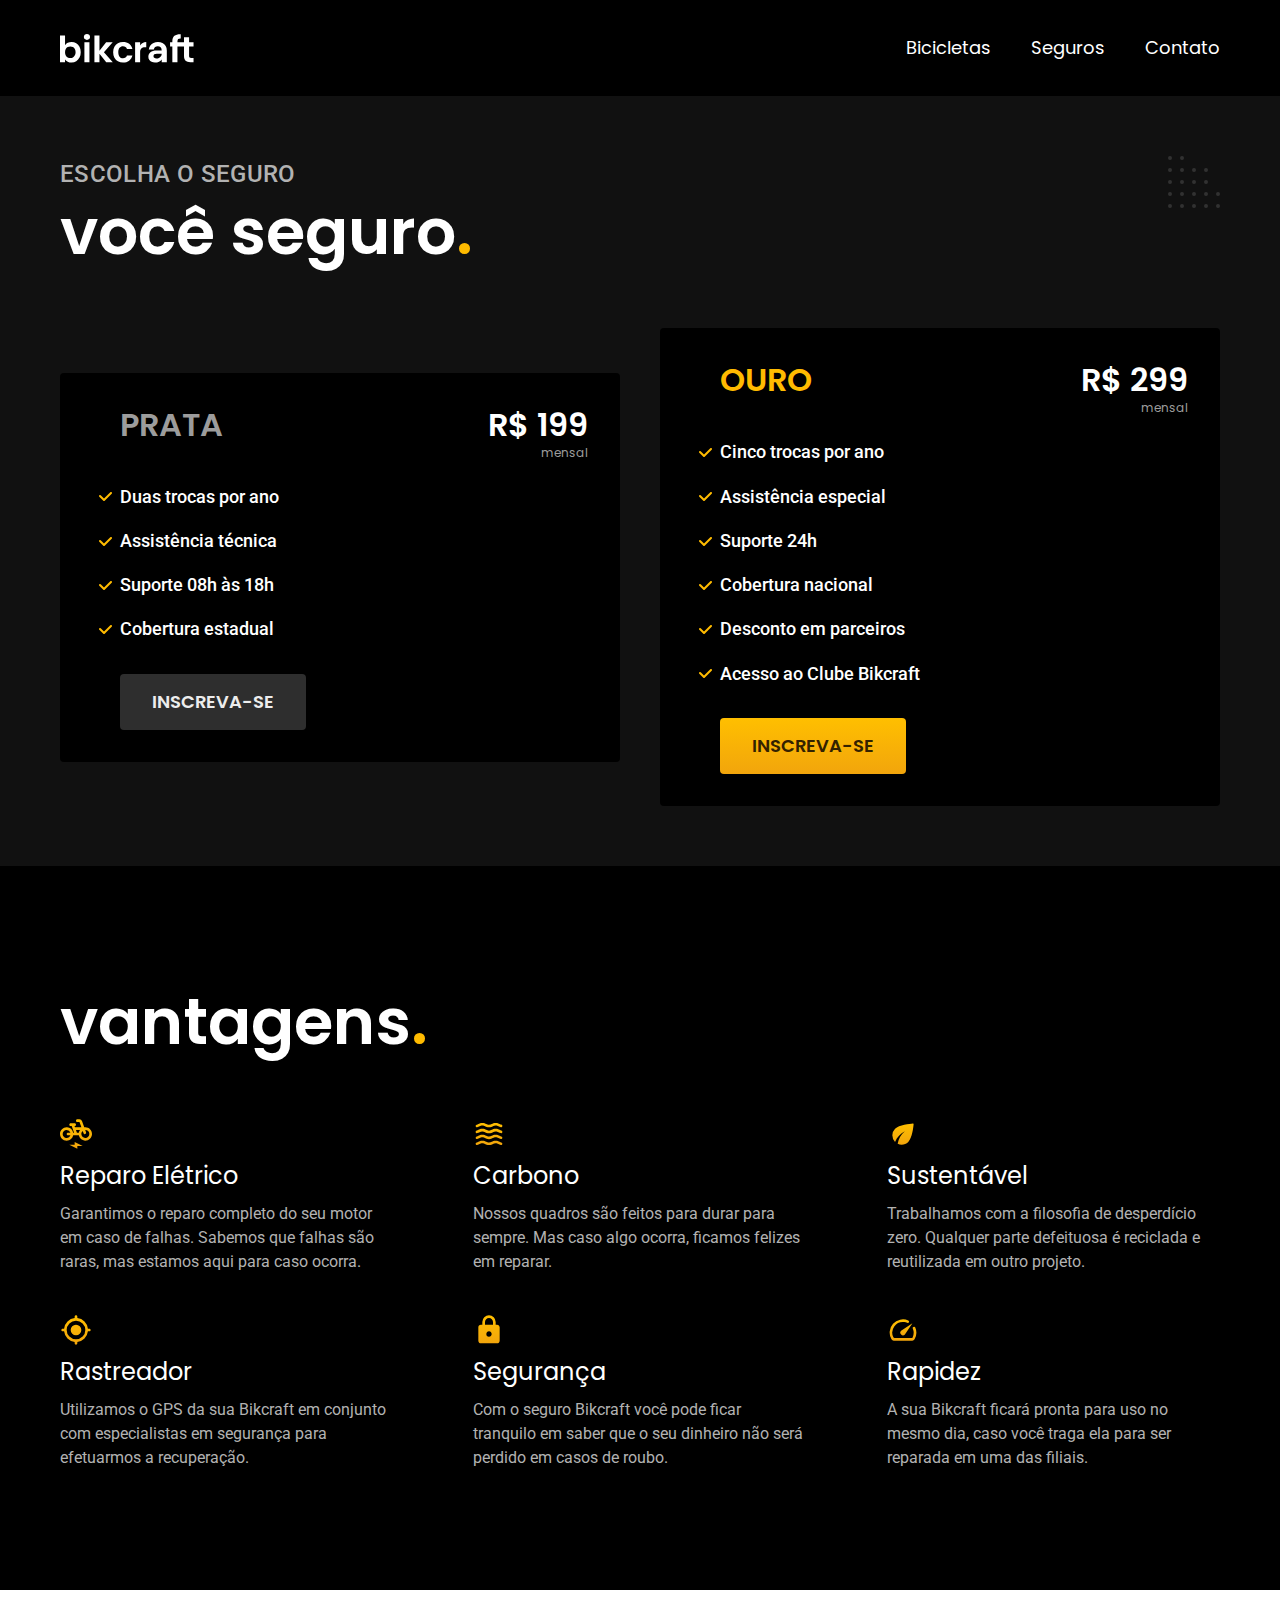
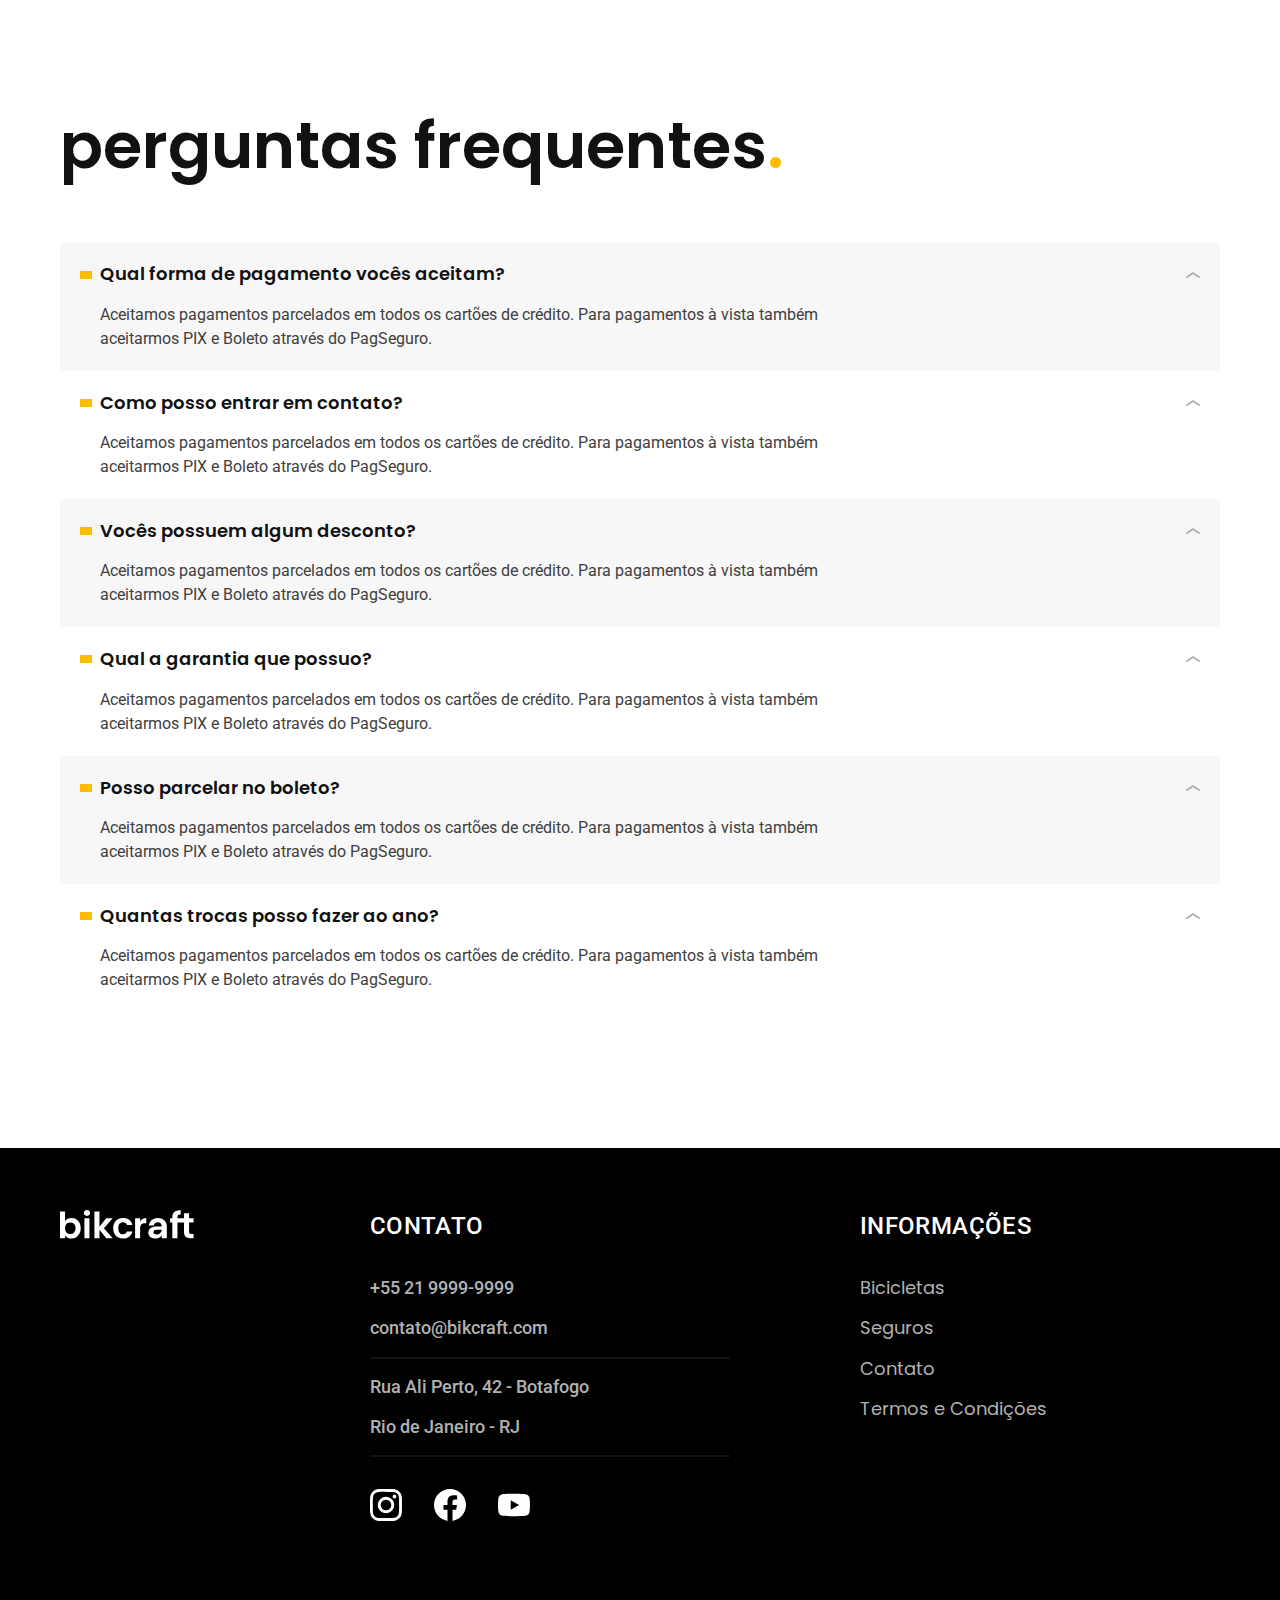
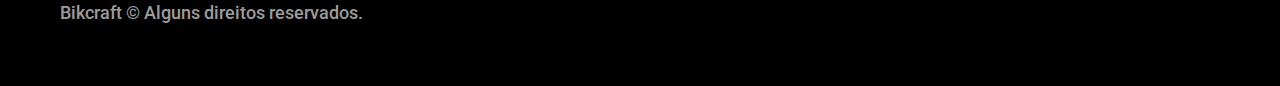
<file: seguros.html>
<!DOCTYPE html>
<html lang="pt-br">

<head>
  <meta charset="UTF-8">
  <meta name="viewport" content="width=device-width, initial-scale=1.0">

  <title>Seguros | Bikcraft</title>
  <meta name="description" content="Seguros.">

  <link rel="icon" href="./favicon.svg" type="image/svg+xml">
  <link rel="preload" href="./css/style.min.css" as="style">
  <link rel="stylesheet" href="./css/style.min.css">

  <link rel="preconnect" href="https://fonts.googleapis.com">
  <link rel="preconnect" href="https://fonts.gstatic.com" crossorigin>
  <link href="https://fonts.googleapis.com/css2?family=Merriweather:ital,wght@1,900&family=Poppins:wght@400;600&family=Roboto:wght@400;500&display=swap" rel="stylesheet">
</head>

<body id="seguros">
  <header class="header-bg">
    <div class="header container">
      <a href="./">
        <img src="./img/bikcraft.svg" alt="Bikcraft">
      </a>

      <nav aria-label="primaria">
        <ul class="header-menu font-1-m cor-0">
          <li><a href="./bicicletas.html">Bicicletas</a></li>
          <li><a href="./seguros.html">Seguros</a></li>
          <li><a href="./contato.html">Contato</a></li>
        </ul>
      </nav>
    </div>
  </header>

  <main class="seguros-bg">
    <div class="titulo-bg">
      <div class="titulo container">
        <p class="font-2-l-b cor-5">Escolha o seguro</p>
        <h1 class="font-1-xxl cor-0">você seguro<span class="cor-p1">.</span></h1>
      </div>
    </div>

    <div class="seguros container">

      <div class="seguros-item">
        <h3 class="font-1-xl cor-6">PRATA</h3>
        <span class="font-1-xl cor-0">R$ 199 <span class="font-1-xs cor-6">mensal</span></span>
        <ul class="font-2-m cor-0">
          <li>Duas trocas por ano</li>
          <li>Assistência técnica</li>
          <li>Suporte 08h às 18h</li>
          <li>Cobertura estadual</li>
        </ul>
        <a class="botao secundario" href="./orcamento.html">Inscreva-se</a>
      </div>

      <div class="seguros-item">
        <h3 class="font-1-xl cor-p1">OURO</h3>
        <span class="font-1-xl cor-0">R$ 299 <span class="font-1-xs cor-6">mensal</span></span>
        <ul class="font-2-m cor-0">
          <li>Cinco trocas por ano</li>
          <li>Assistência especial</li>
          <li>Suporte 24h</li>
          <li>Cobertura nacional</li>
          <li>Desconto em parceiros</li>
          <li>Acesso ao Clube Bikcraft</li>
        </ul>
        <a class="botao" href="./orcamento.html">Inscreva-se</a>
      </div>
    </div>
  </main>

  <article class="vantagens-bg">
    <div class="vantagens container">
      <h2 class="font-1-xxl cor-0">vantagens<span class="cor-p1">.</span></h2>
      <ul>
        <li>
          <img src="./img/icones/eletrica.svg" alt="">
          <h3 class="font-1-l cor-0">Reparo Elétrico</h3>
          <p class="font-2-s cor-5">Garantimos o reparo completo do seu motor em caso de falhas. Sabemos que falhas são raras, mas estamos aqui para caso ocorra.</p>
        </li>
        <li>
          <img src="./img/icones/carbono.svg" alt="">
          <h3 class="font-1-l cor-0">Carbono</h3>
          <p class="font-2-s cor-5">Nossos quadros são feitos para durar para sempre. Mas caso algo ocorra, ficamos felizes em reparar.</p>
        </li>
        <li>
          <img src="./img/icones/sustentavel.svg" alt="">
          <h3 class="font-1-l cor-0">Sustentável</h3>
          <p class="font-2-s cor-5">Trabalhamos com a filosofia de desperdício zero. Qualquer parte defeituosa é reciclada e reutilizada em outro projeto.</p>
        </li>
        <li>
          <img src="./img/icones/rastreador.svg" alt="">
          <h3 class="font-1-l cor-0">Rastreador</h3>
          <p class="font-2-s cor-5">Utilizamos o GPS da sua Bikcraft em conjunto com especialistas em segurança para efetuarmos a recuperação.</p>
        </li>
        <li>
          <img src="./img/icones/seguro.svg" alt="">
          <h3 class="font-1-l cor-0">Segurança</h3>
          <p class="font-2-s cor-5">Com o seguro Bikcraft você pode ficar tranquilo em saber que o seu dinheiro não será perdido em casos de roubo.</p>
        </li>
        <li>
          <img src="./img/icones/velocidade.svg" alt="">
          <h3 class="font-1-l cor-0">Rapidez</h3>
          <p class="font-2-s cor-5">A sua Bikcraft ficará pronta para uso no mesmo dia, caso você traga ela para ser reparada em uma das filiais.</p>
        </li>
      </ul>
    </div>
  </article>

  <article class="perguntas container">
    <h2 class="font-1-xxl">perguntas frequentes<span class="cor-p1">.</span></h2>

    <dl>
      <div>
        <dt class="font-1-m-b">Qual forma de pagamento vocês aceitam?</dt>
        <dd class="font-2-s cor-9">Aceitamos pagamentos parcelados em todos os cartões de crédito. Para pagamentos à vista também aceitarmos PIX e Boleto através do PagSeguro.</dd>
      </div>
      <div>
        <dt class="font-1-m-b">Como posso entrar em contato?</dt>
        <dd class="font-2-s cor-9">Aceitamos pagamentos parcelados em todos os cartões de crédito. Para pagamentos à vista também aceitarmos PIX e Boleto através do PagSeguro.</dd>
      </div>
      <div>
        <dt class="font-1-m-b">Vocês possuem algum desconto?</dt>
        <dd class="font-2-s cor-9">Aceitamos pagamentos parcelados em todos os cartões de crédito. Para pagamentos à vista também aceitarmos PIX e Boleto através do PagSeguro.</dd>
      </div>
      <div>
        <dt class="font-1-m-b">Qual a garantia que possuo?</dt>
        <dd class="font-2-s cor-9">Aceitamos pagamentos parcelados em todos os cartões de crédito. Para pagamentos à vista também aceitarmos PIX e Boleto através do PagSeguro.</dd>
      </div>
      <div>
        <dt class="font-1-m-b">Posso parcelar no boleto?</dt>
        <dd class="font-2-s cor-9">Aceitamos pagamentos parcelados em todos os cartões de crédito. Para pagamentos à vista também aceitarmos PIX e Boleto através do PagSeguro.</dd>
      </div>
      <div>
        <dt class="font-1-m-b">Quantas trocas posso fazer ao ano?</dt>
        <dd class="font-2-s cor-9">Aceitamos pagamentos parcelados em todos os cartões de crédito. Para pagamentos à vista também aceitarmos PIX e Boleto através do PagSeguro.</dd>
      </div>
    </dl>
  </article>

  <footer class="footer-bg">
    <div class="footer container">
      <img src="./img/bikcraft.svg" alt="Bikcraft">
      <div class="footer-contato">
        <h3 class="font-2-l-b cor-0">Contato</h3>
        <ul class="font-2-m cor-5">
          <li><a href="tel:+552199999999">+55 21 9999-9999</a></li>
          <li><a href="mailto:contato@bikcraft.com">contato@bikcraft.com</a></li>
          <li>Rua Ali Perto, 42 - Botafogo</li>
          <li>Rio de Janeiro - RJ</li>
        </ul>
        <div class="footer-redes">
          <a href="./">
            <img src="./img/redes/instagram.svg" alt="Instagram">
          </a>
          <a href="./">
            <img src="./img/redes/facebook.svg" alt="Facebook">
          </a>
          <a href="./">
            <img src="./img/redes/youtube.svg" alt="Youtube">
          </a>
        </div>
      </div>
      <div class="footer-informacoes">
        <h3 class="font-2-l-b cor-0">Informações</h3>
        <nav>
          <ul class="font-1-m cor-5">
            <li><a href="./bicicletas.html">Bicicletas</a></li>
            <li><a href="./seguros.html">Seguros</a></li>
            <li><a href="./contato.html">Contato</a></li>
            <li><a href="./termos.html">Termos e Condições</a></li>
          </ul>
        </nav>
      </div>
      <p class="footer-copy font-2-m cor-6">Bikcraft © Alguns direitos reservados.</p>
    </div>
  </footer>
</body>

</html>
</file>
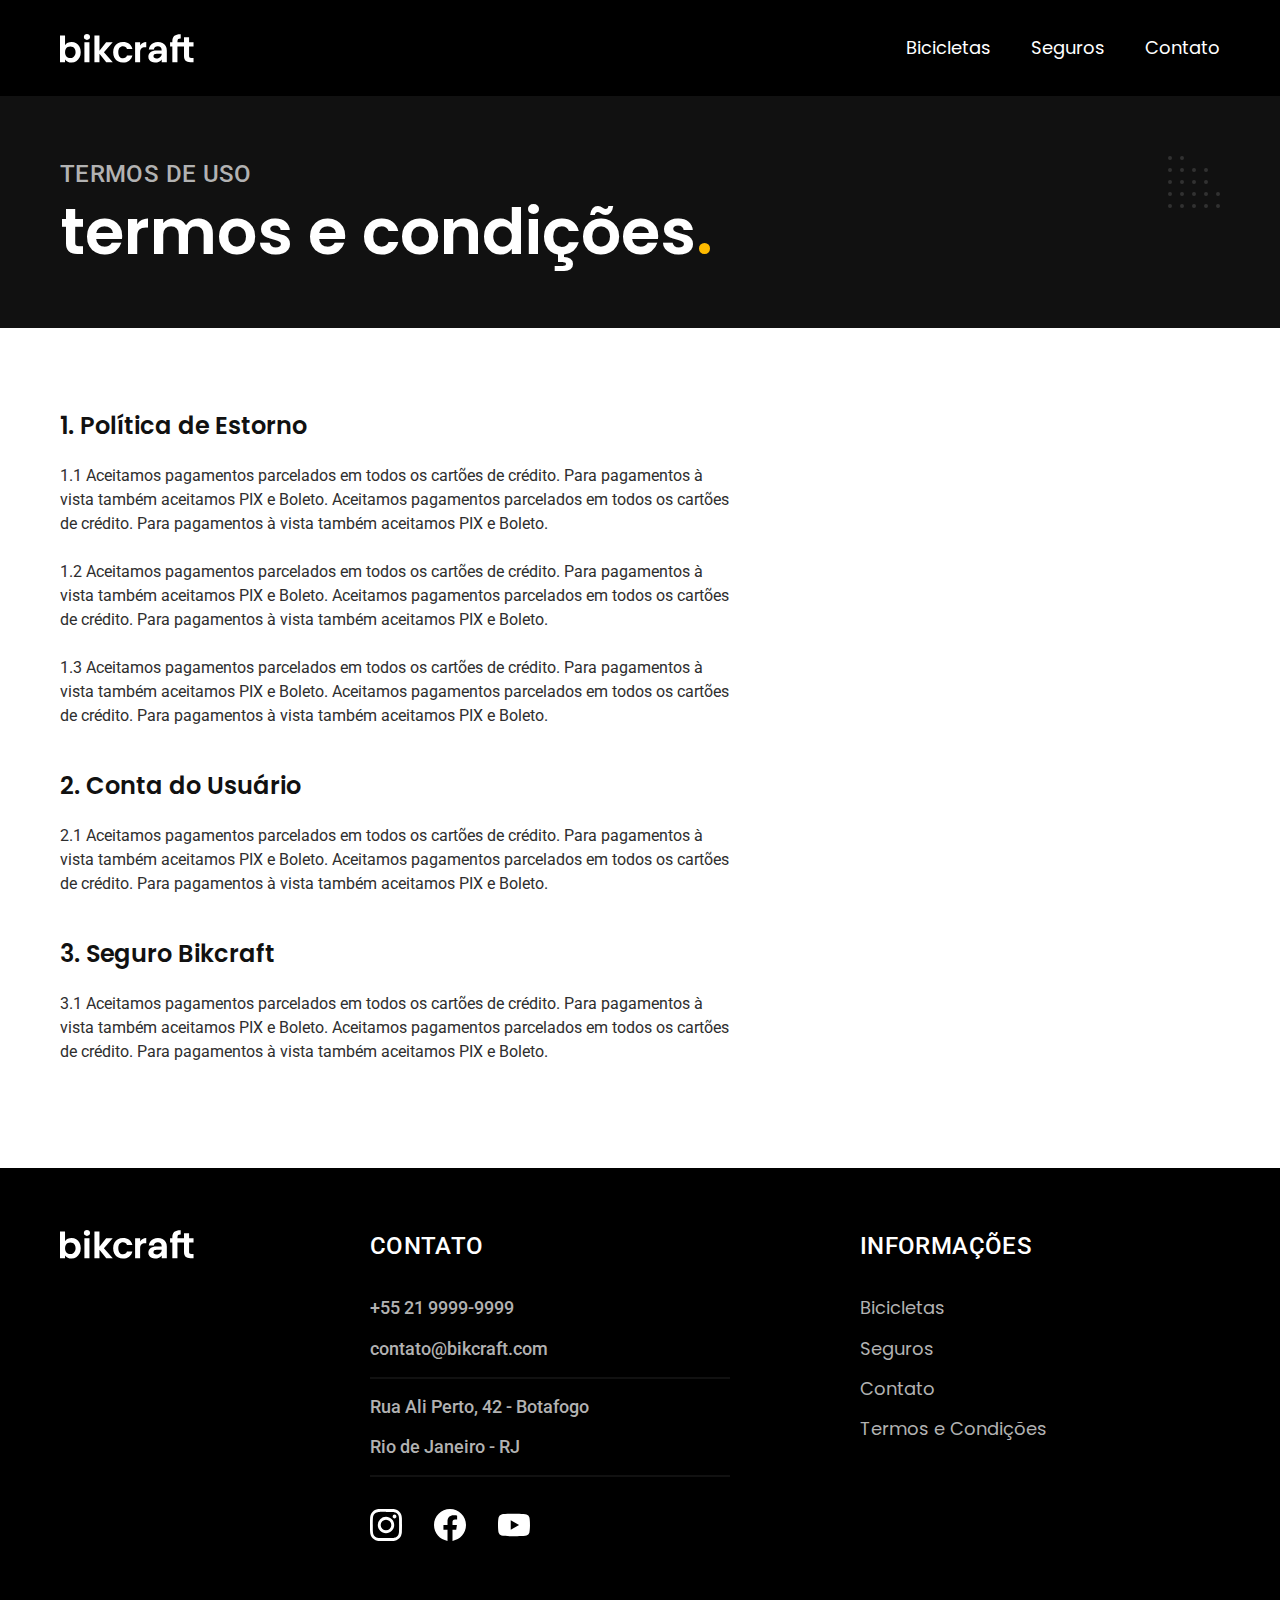
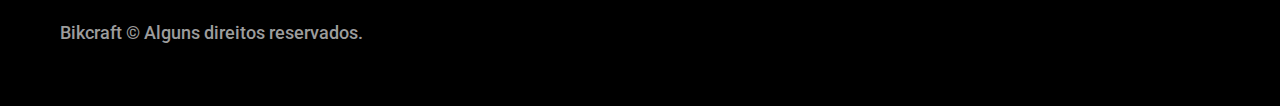
<file: termos.html>
<!DOCTYPE html>
<html lang="pt-br">

<head>
  <meta charset="UTF-8">
  <meta name="viewport" content="width=device-width, initial-scale=1.0">

  <title>Termos e Condições | Bikcraft</title>
  <meta name="description" content="Termos e condições.">

  <link rel="icon" href="./favicon.svg" type="image/svg+xml">
  <link rel="preload" href="./css/style.min.css" as="style">
  <link rel="stylesheet" href="./css/style.min.css">

  <link rel="preconnect" href="https://fonts.googleapis.com">
  <link rel="preconnect" href="https://fonts.gstatic.com" crossorigin>
  <link href="https://fonts.googleapis.com/css2?family=Merriweather:ital,wght@1,900&family=Poppins:wght@400;600&family=Roboto:wght@400;500&display=swap" rel="stylesheet">
</head>

<body id="termos">
  <header class="header-bg">
    <div class="header container">
      <a href="./">
        <img src="./img/bikcraft.svg" alt="Bikcraft">
      </a>

      <nav aria-label="primaria">
        <ul class="header-menu font-1-m cor-0">
          <li><a href="./bicicletas.html">Bicicletas</a></li>
          <li><a href="./seguros.html">Seguros</a></li>
          <li><a href="./contato.html">Contato</a></li>
        </ul>
      </nav>
    </div>
  </header>

  <main>
    <div class="titulo-bg">
      <div class="titulo container">
        <p class="font-2-l-b cor-5">Termos de uso</p>
        <h1 class="font-1-xxl cor-0">termos e condições<span class="cor-p1">.</span></h1>
      </div>
    </div>

    <div class="termos font-2-s cor-10 container">
      <h2 class="font-1-l cor-11">1. Política de Estorno</h2>
      <p>1.1 Aceitamos pagamentos parcelados em todos os cartões de crédito. Para pagamentos à vista também aceitamos PIX e Boleto. Aceitamos pagamentos parcelados em todos os cartões de crédito. Para pagamentos à vista também aceitamos PIX e Boleto.</p>
      <p>1.2 Aceitamos pagamentos parcelados em todos os cartões de crédito. Para pagamentos à vista também aceitamos PIX e Boleto. Aceitamos pagamentos parcelados em todos os cartões de crédito. Para pagamentos à vista também aceitamos PIX e Boleto.</p>
      <p>1.3 Aceitamos pagamentos parcelados em todos os cartões de crédito. Para pagamentos à vista também aceitamos PIX e Boleto. Aceitamos pagamentos parcelados em todos os cartões de crédito. Para pagamentos à vista também aceitamos PIX e Boleto.</p>
      <h2 class="font-1-l cor-11">2. Conta do Usuário</h2>
      <p>2.1 Aceitamos pagamentos parcelados em todos os cartões de crédito. Para pagamentos à vista também aceitamos PIX e Boleto. Aceitamos pagamentos parcelados em todos os cartões de crédito. Para pagamentos à vista também aceitamos PIX e Boleto.</p>
      <h2 class="font-1-l cor-11">3. Seguro Bikcraft</h2>
      <p>3.1 Aceitamos pagamentos parcelados em todos os cartões de crédito. Para pagamentos à vista também aceitamos PIX e Boleto. Aceitamos pagamentos parcelados em todos os cartões de crédito. Para pagamentos à vista também aceitamos PIX e Boleto.</p>
    </div>
  </main>

  <footer class="footer-bg">
    <div class="footer container">
      <img src="./img/bikcraft.svg" alt="Bikcraft">
      <div class="footer-contato">
        <h3 class="font-2-l-b cor-0">Contato</h3>
        <ul class="font-2-m cor-5">
          <li><a href="tel:+552199999999">+55 21 9999-9999</a></li>
          <li><a href="mailto:contato@bikcraft.com">contato@bikcraft.com</a></li>
          <li>Rua Ali Perto, 42 - Botafogo</li>
          <li>Rio de Janeiro - RJ</li>
        </ul>
        <div class="footer-redes">
          <a href="./">
            <img src="./img/redes/instagram.svg" alt="Instagram">
          </a>
          <a href="./">
            <img src="./img/redes/facebook.svg" alt="Facebook">
          </a>
          <a href="./">
            <img src="./img/redes/youtube.svg" alt="Youtube">
          </a>
        </div>
      </div>
      <div class="footer-informacoes">
        <h3 class="font-2-l-b cor-0">Informações</h3>
        <nav>
          <ul class="font-1-m cor-5">
            <li><a href="./bicicletas.html">Bicicletas</a></li>
            <li><a href="./seguros.html">Seguros</a></li>
            <li><a href="./contato.html">Contato</a></li>
            <li><a href="./termos.html">Termos e Condições</a></li>
          </ul>
        </nav>
      </div>
      <p class="footer-copy font-2-m cor-6">Bikcraft © Alguns direitos reservados.</p>
    </div>
  </footer>
</body>

</html>
</file>
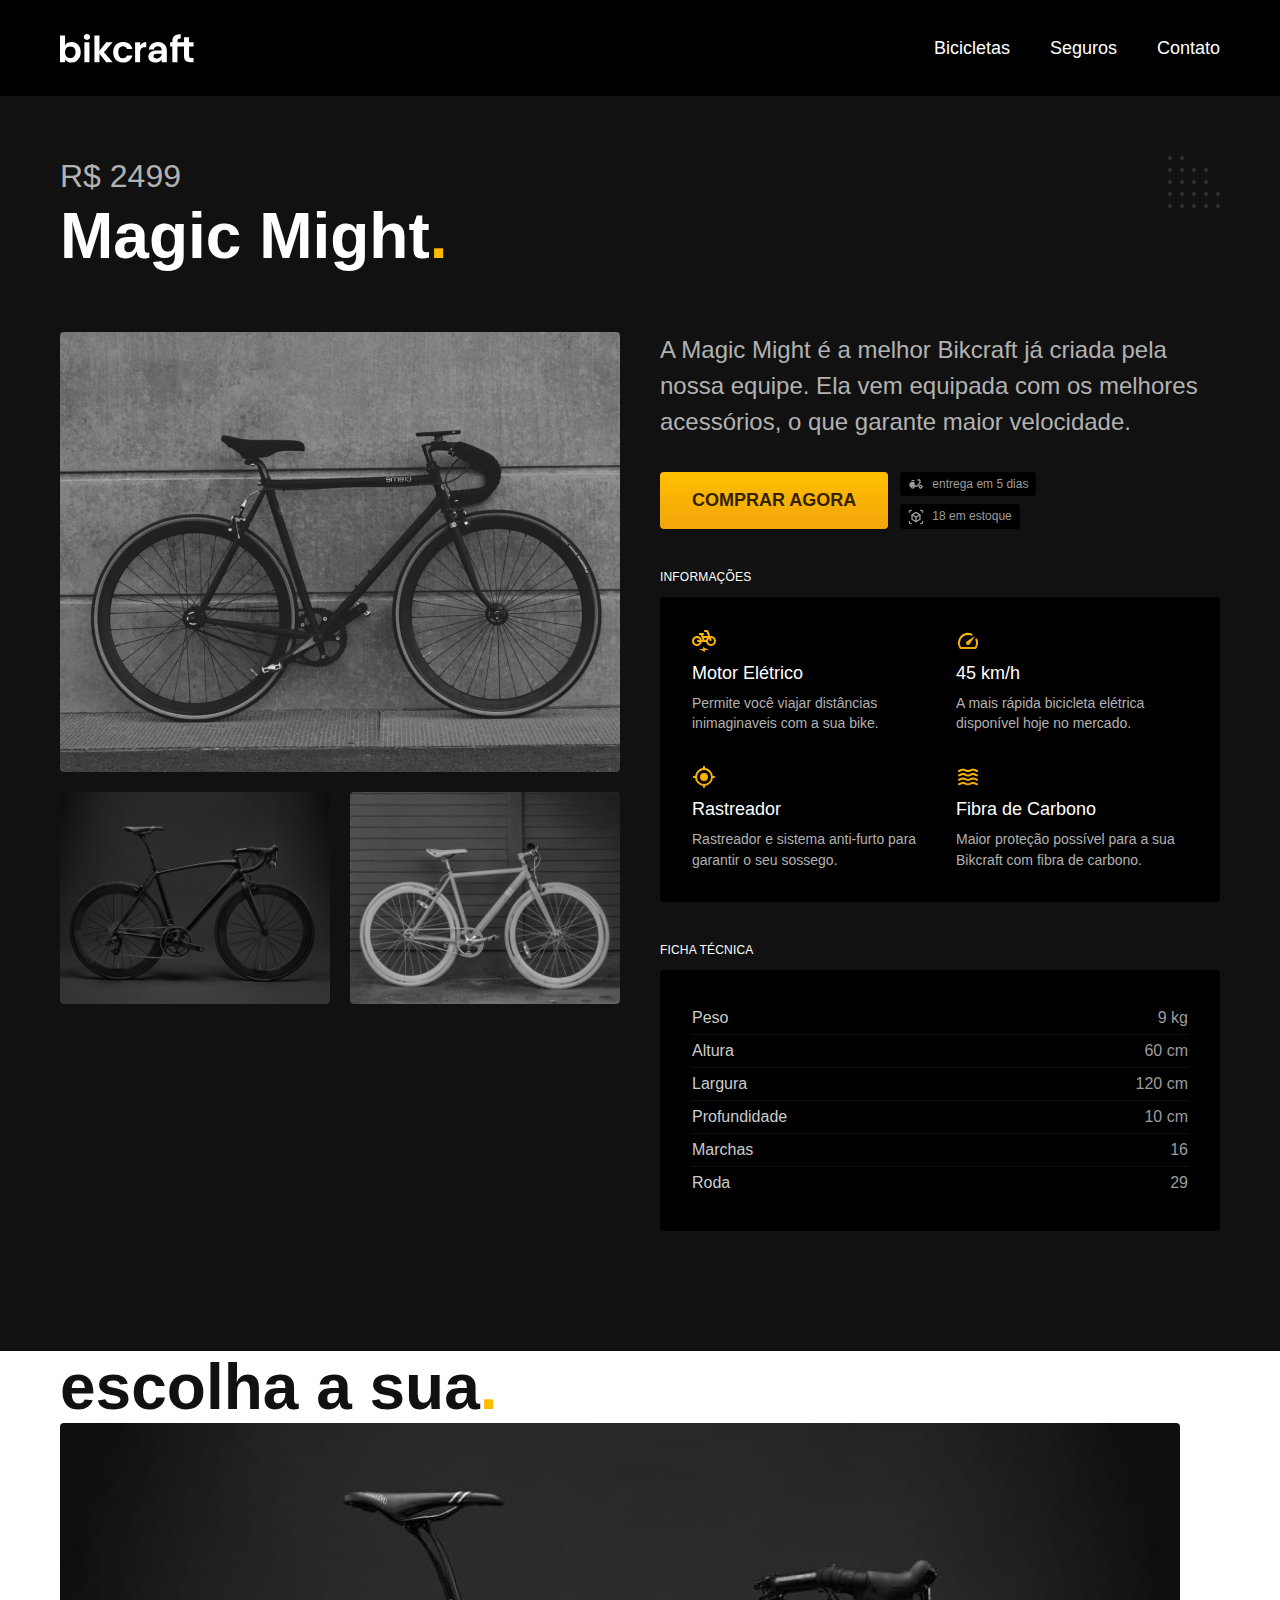
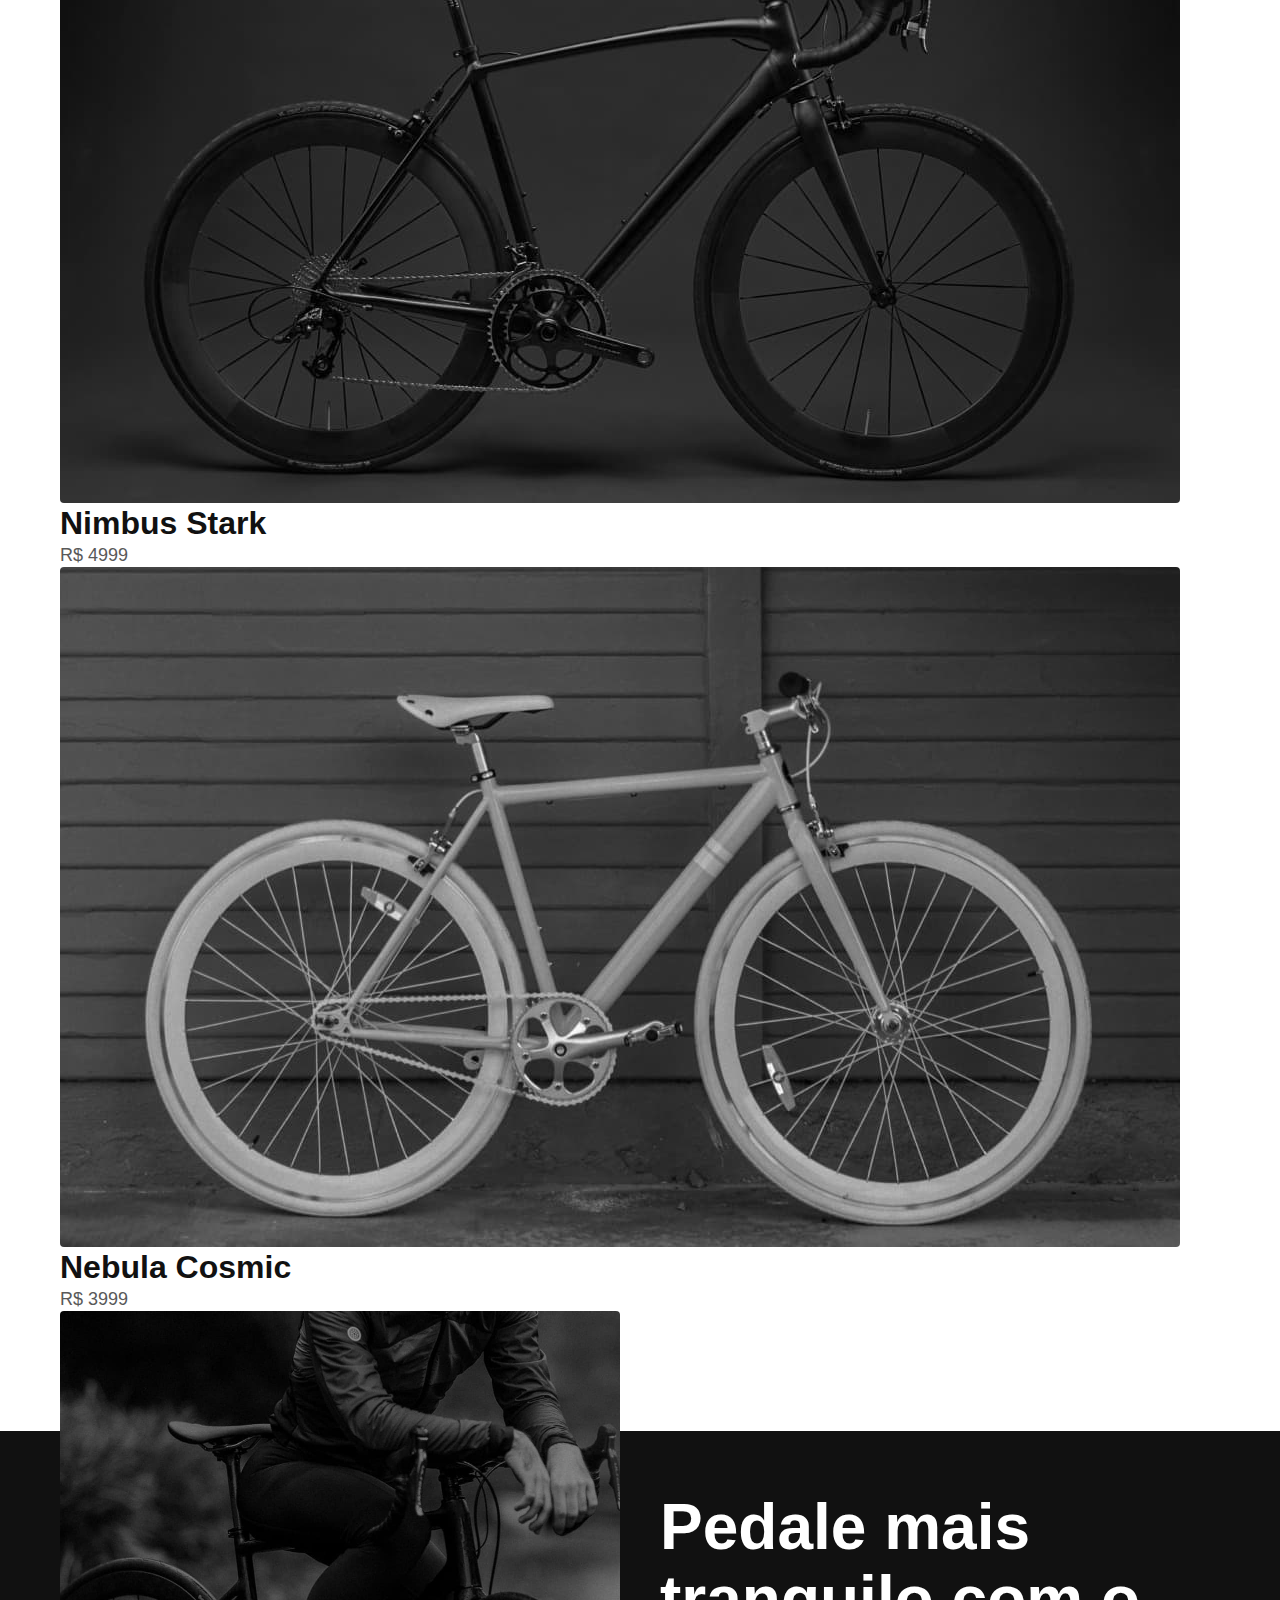
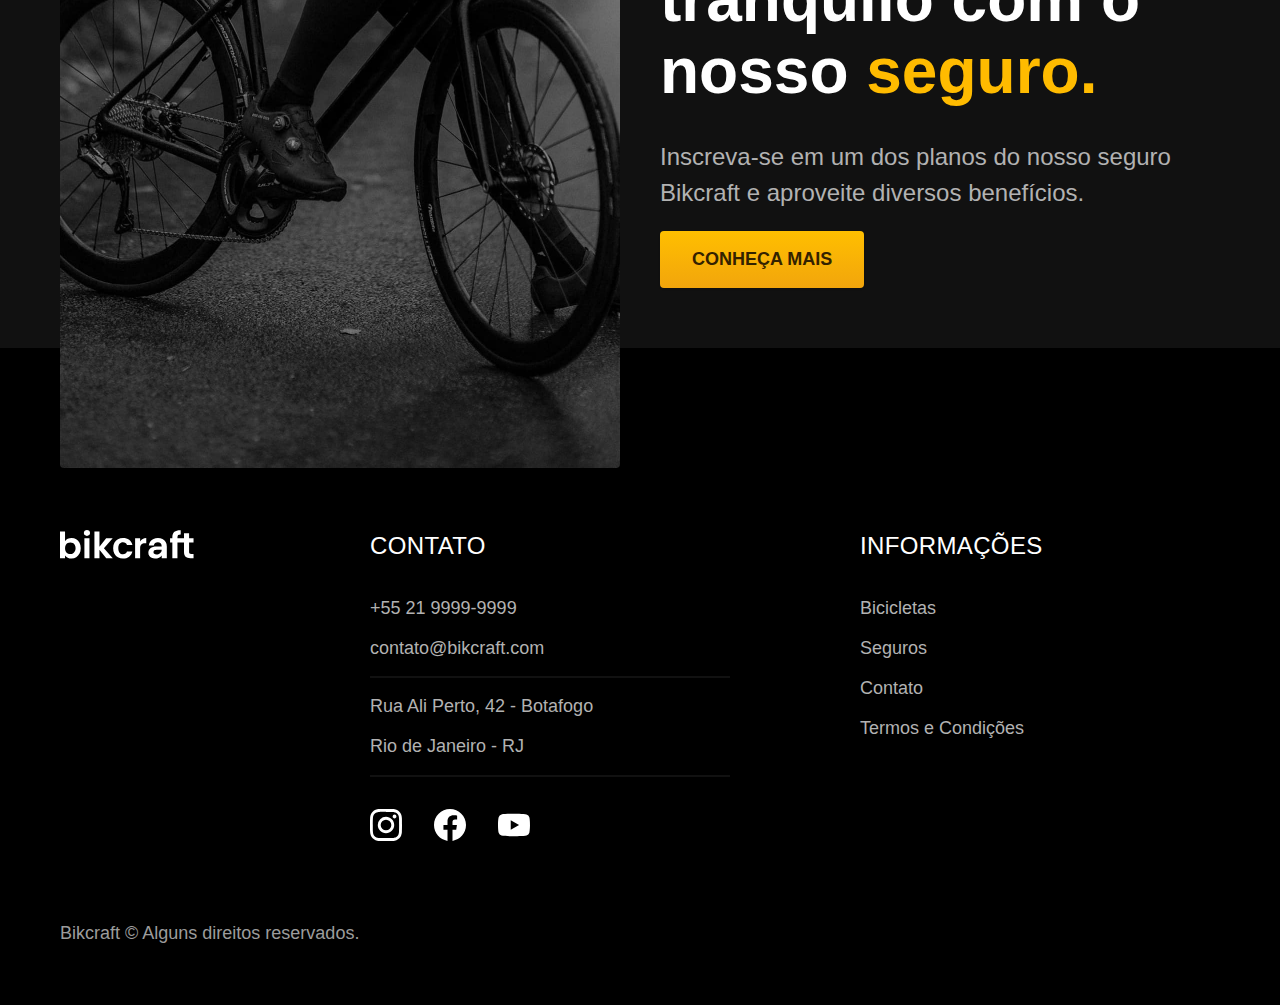
<file: bicicletas/magic.html>
<!DOCTYPE html>
<html lang="pt-br">

<head>
  <meta charset="UTF-8">
  <meta name="viewport" content="width=device-width, initial-scale=1.0">

  <title>Magic | Bikcraft</title>
  <meta name="description" content="Magic.">

  <link rel="icon" href="../favicon.svg" type="image/svg+xml">
  <link rel="preload" href="../css/style.css" as="style">
  <link rel="stylesheet" href="../css/style.css">
</head>

<body id="bicicleta">
  <header class="header-bg">
    <div class="header container">
      <a href="../">
        <img src="../img/bikcraft.svg" alt="Bikcraft">
      </a>

      <nav aria-label="primaria">
        <ul class="header-menu font-1-m cor-0">
          <li><a href="../bicicletas.html">Bicicletas</a></li>
          <li><a href="../seguros.html">Seguros</a></li>
          <li><a href="../contato.html">Contato</a></li>
        </ul>
      </nav>
    </div>
  </header>

  <main class="titulo-bg">
    <div>
      <div class="titulo container">
        <p class="font-2-xl cor-5">R$ 2499</p>
        <h1 class="font-1-xxl cor-0">Magic Might<span class="cor-p1">.</span></h1>
      </div>
    </div>
    <div class="bicicleta container">
      <div class="bicicleta-imagens">
        <img src="../img/bicicleta/nimbus2.jpg" alt="">
        <img src="../img/bicicleta/nimbus1.jpg" alt="">
        <img src="../img/bicicleta/nimbus3.jpg" alt="">
      </div>
      <div class="bicicleta-conteudo">
        <p class="font-2-l cor-5">A Magic Might é a melhor Bikcraft já criada pela nossa equipe. Ela vem equipada com os melhores acessórios, o que garante maior velocidade.</p>
        <div class="bicicleta-comprar">
          <a class="botao" href="../orcamento.html">Comprar Agora</a>
          <span class="font-1-xs cor-6"><img src="../img/icones/entrega.svg" alt=""> entrega em 5 dias</span>
          <span class="font-1-xs cor-6"><img src="../img/icones/estoque.svg" alt=""> 18 em estoque</span>
        </div>

        <h2 class="font-1-xs cor-0">Informações</h2>
        <ul class="bicicleta-informacoes">
          <li>
            <img src="../img/icones/eletrica.svg" alt="">
            <h3 class="font-1-m cor-0">Motor Elétrico</h3>
            <p class="font-2-xs cor-5">Permite você viajar distâncias inimaginaveis com a sua bike.</p>
          </li>
          <li>
            <img src="../img/icones/velocidade.svg" alt="">
            <h3 class="font-1-m cor-0">45 km/h</h3>
            <p class="font-2-xs cor-5">A mais rápida bicicleta elétrica disponível hoje no mercado.</p>
          </li>
          <li>
            <img src="../img/icones/rastreador.svg" alt="">
            <h3 class="font-1-m cor-0">Rastreador</h3>
            <p class="font-2-xs cor-5">Rastreador e sistema anti-furto para garantir o seu sossego.</p>
          </li>
          <li>
            <img src="../img/icones/carbono.svg" alt="">
            <h3 class="font-1-m cor-0">Fibra de Carbono</h3>
            <p class="font-2-xs cor-5">Maior proteção possível para a sua Bikcraft com fibra de carbono.</p>
          </li>
        </ul>
        <h2 class="font-1-xs cor-0">Ficha Técnica</h2>
        <ul class="bicicleta-ficha font-2-s cor-4">
          <li>Peso <span>9 kg</span></li>
          <li>Altura <span>60 cm</span></li>
          <li>Largura <span>120 cm</span></li>
          <li>Profundidade <span>10 cm</span></li>
          <li>Marchas <span>16</span></li>
          <li>Roda <span>29</span></li>
        </ul>
      </div>
    </div>
  </main>

  <article class="bicicletas-lista container">
    <h2 class="font-1-xxl">escolha a sua<span class="cor-p1">.</span></h2>

    <ul>
      <li>
        <a href="./nimbus.html">
          <img src="../img/bicicletas/nimbus.jpg" alt="Bicicleta preta">
          <h3 class="font-1-xl">Nimbus Stark</h3>
          <span class="font-2-m cor-8">R$ 4999</span>
        </a>
      </li>
      <li>
        <a href="./nebula.html">
          <img src="../img/bicicletas/nebula.jpg" alt="Bicicleta preta">
          <h3 class="font-1-xl">Nebula Cosmic</h3>
          <span class="font-2-m cor-8">R$ 3999</span>
        </a>
      </li>
    </ul>
  </article>

  <article class="seguro-bg">
    <div class="seguro container">
      <div class="seguro-imagem">
        <img src="../img/fotos/seguros.jpg" alt="Pessoa parada em cima de uma bicicleta.">
      </div>
      <div class="seguro-conteudo">
        <h2 class="font-1-xxl cor-0">Pedale mais tranquilo com o nosso <span class="cor-p1">seguro.</span></h2>
        <p class="font-2-l cor-5">Inscreva-se em um dos planos do nosso seguro Bikcraft e aproveite diversos benefícios.</p>
        <a class="botao" href="../seguros.html">Conheça Mais</a>
      </div>
    </div>
  </article>

  <footer class="footer-bg">
    <div class="footer container">
      <img src="../img/bikcraft.svg" alt="Bikcraft">
      <div class="footer-contato">
        <h3 class="font-2-l-b cor-0">Contato</h3>
        <ul class="font-2-m cor-5">
          <li><a href="tel:+552199999999">+55 21 9999-9999</a></li>
          <li><a href="mailto:contato@bikcraft.com">contato@bikcraft.com</a></li>
          <li>Rua Ali Perto, 42 - Botafogo</li>
          <li>Rio de Janeiro - RJ</li>
        </ul>
        <div class="footer-redes">
          <a href="../">
            <img src="../img/redes/instagram.svg" alt="Instagram">
          </a>
          <a href="../">
            <img src="../img/redes/facebook.svg" alt="Facebook">
          </a>
          <a href="../">
            <img src="../img/redes/youtube.svg" alt="Youtube">
          </a>
        </div>
      </div>
      <div class="footer-informacoes">
        <h3 class="font-2-l-b cor-0">Informações</h3>
        <nav>
          <ul class="font-1-m cor-5">
            <li><a href="../bicicletas.html">Bicicletas</a></li>
            <li><a href="../seguros.html">Seguros</a></li>
            <li><a href="../contato.html">Contato</a></li>
            <li><a href="../termos.html">Termos e Condições</a></li>
          </ul>
        </nav>
      </div>
      <p class="footer-copy font-2-m cor-6">Bikcraft © Alguns direitos reservados.</p>
    </div>
  </footer>
</body>

</html>
</file>
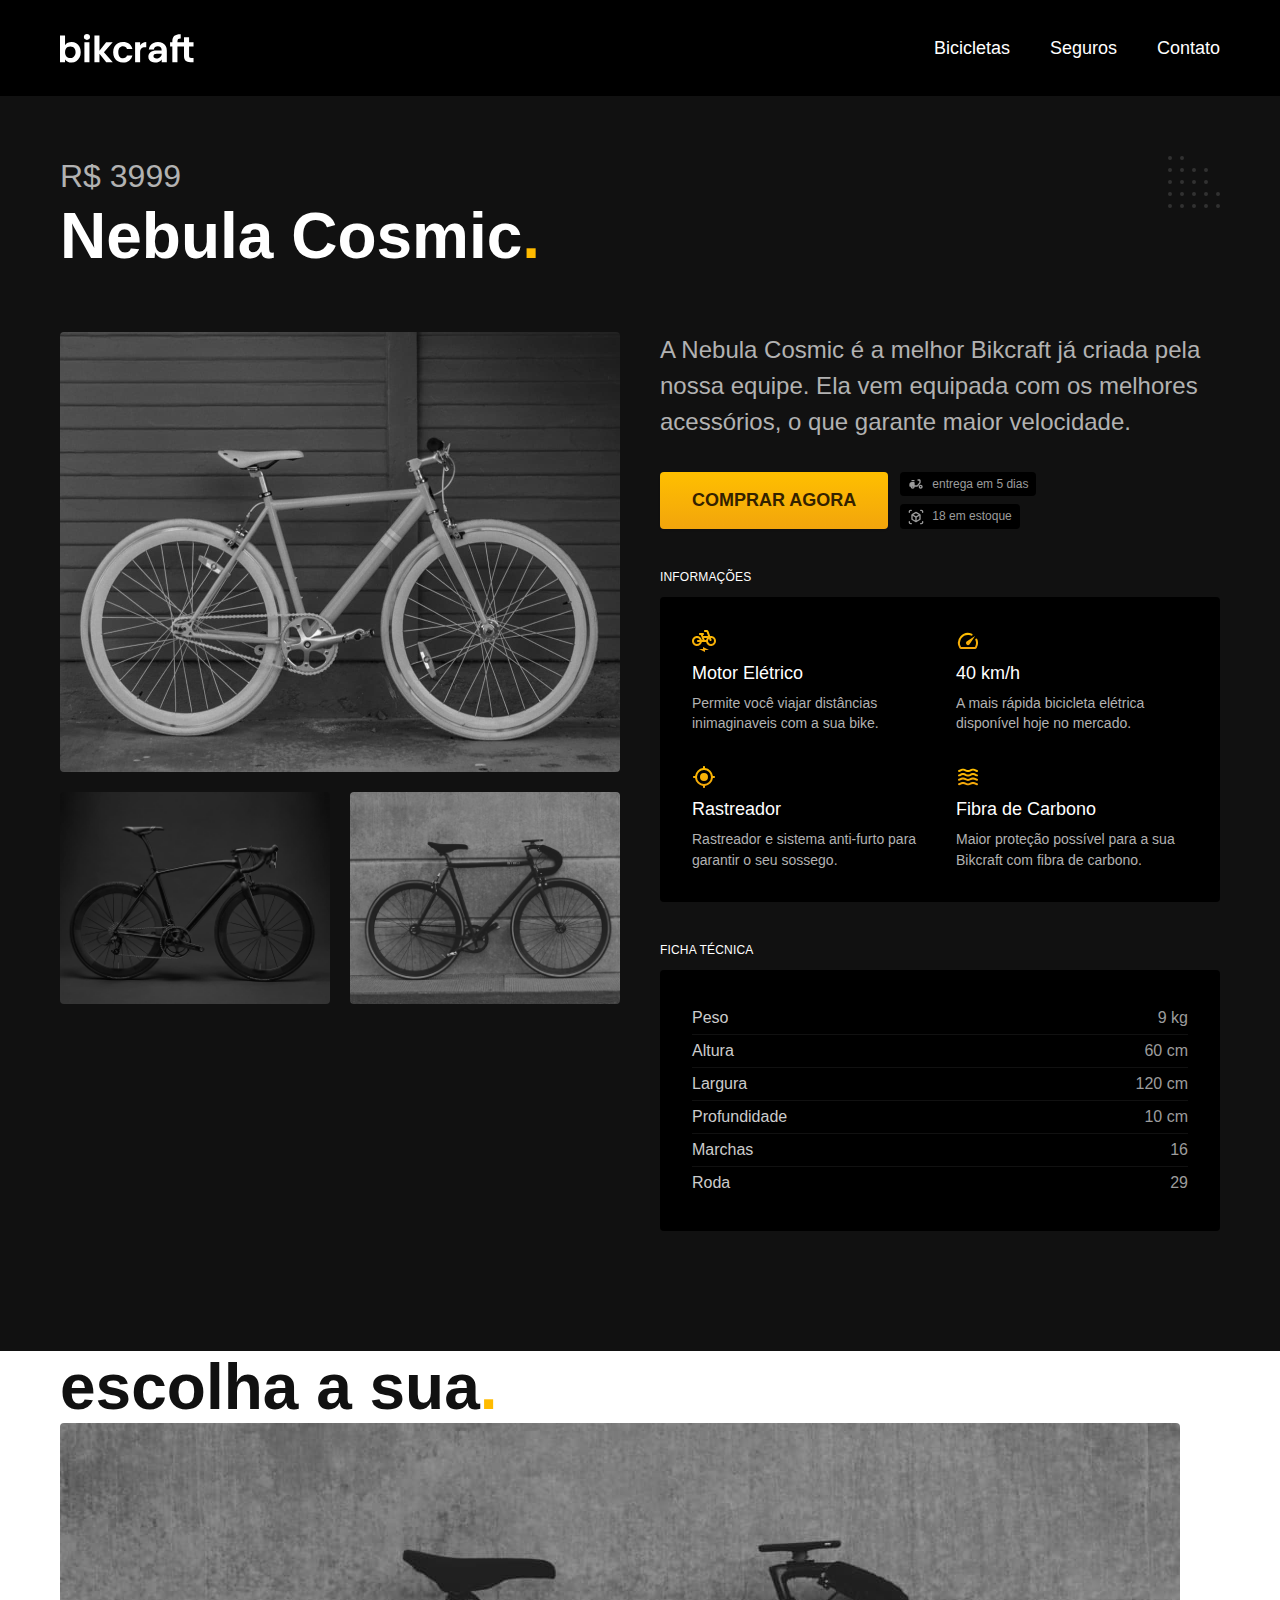
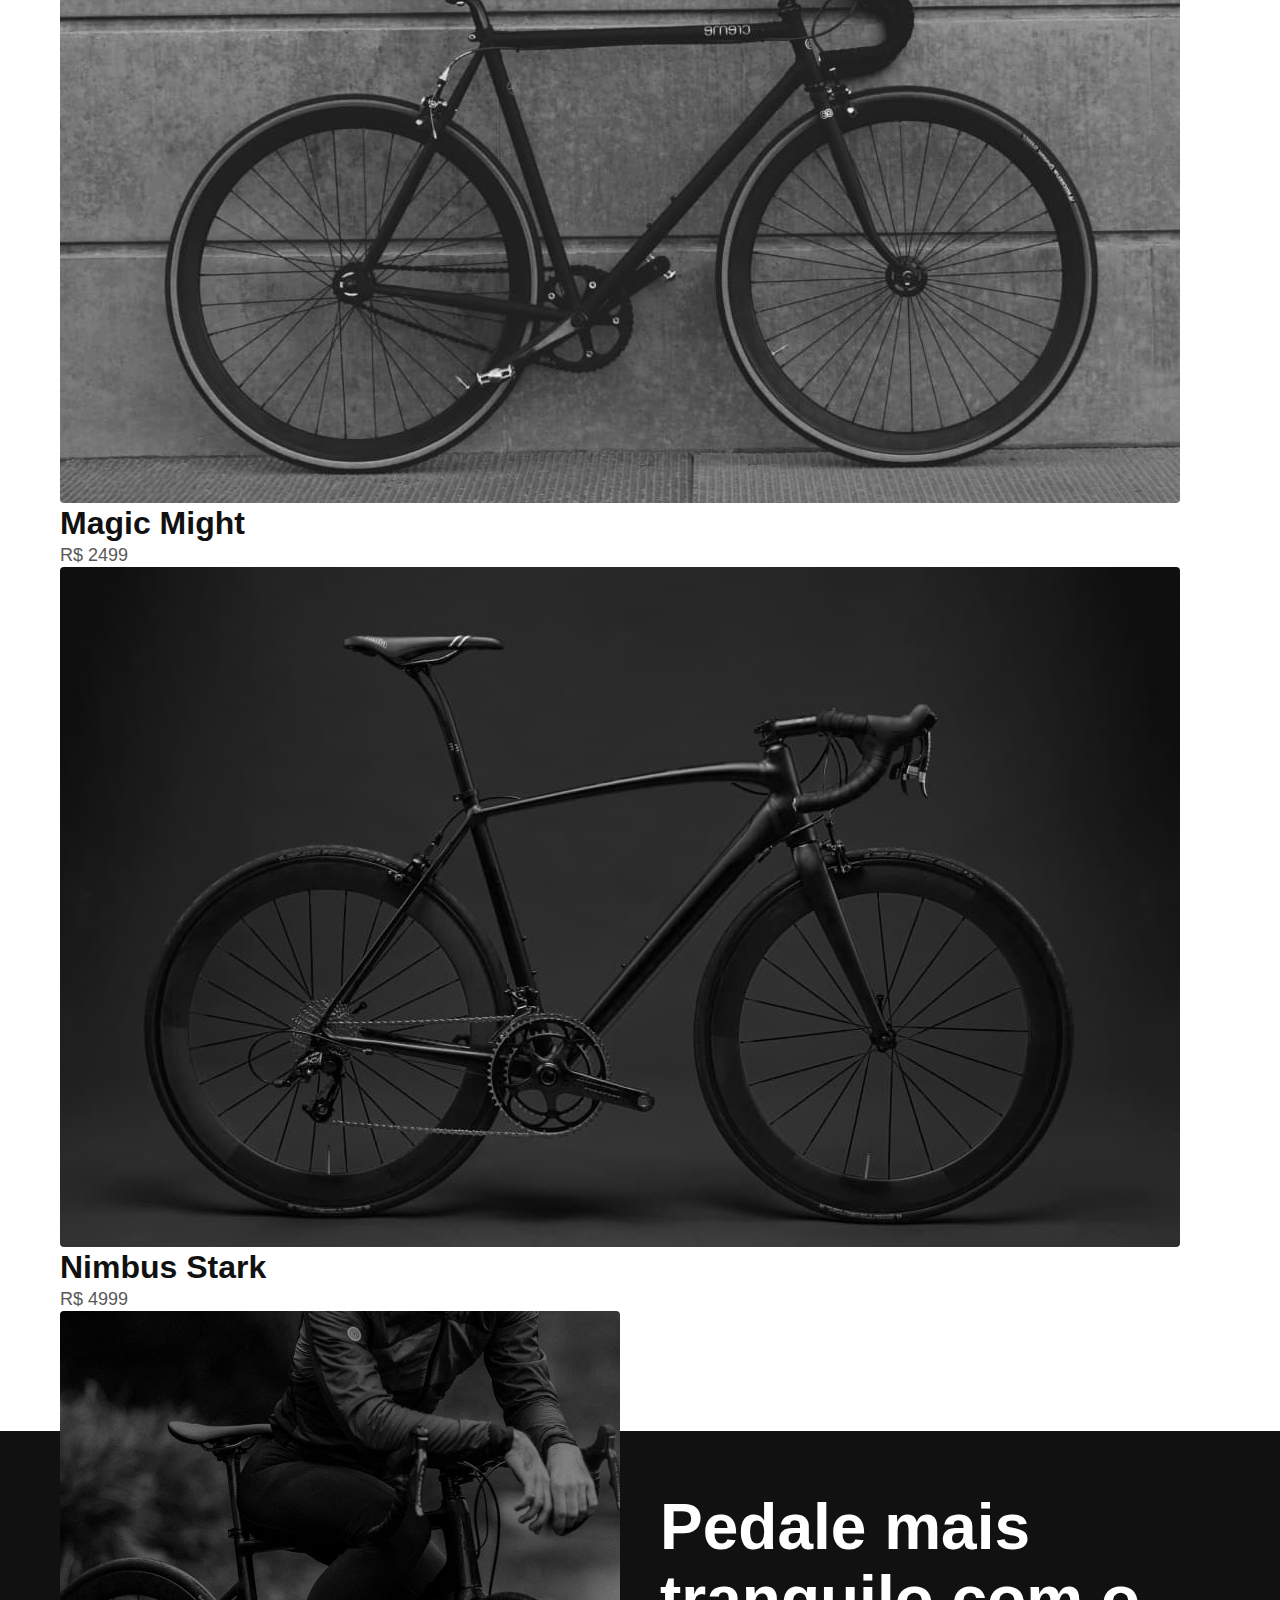
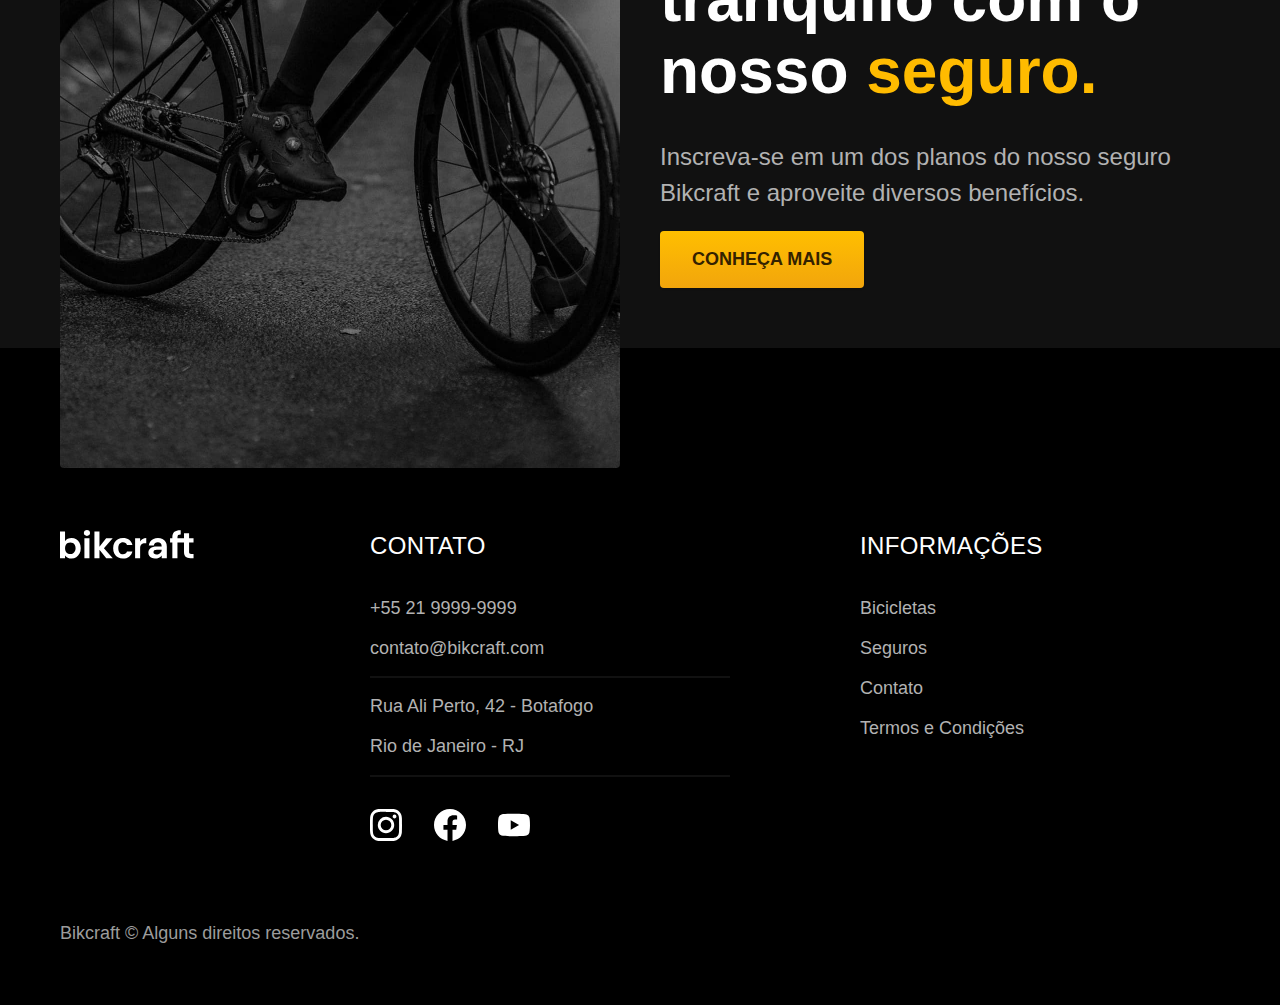
<file: bicicletas/nebula.html>
<!DOCTYPE html>
<html lang="pt-br">

<head>
  <meta charset="UTF-8">
  <meta name="viewport" content="width=device-width, initial-scale=1.0">

  <title>Nebula | Bikcraft</title>
  <meta name="description" content="Nebula.">

  <link rel="icon" href="../favicon.svg" type="image/svg+xml">
  <link rel="preload" href="../css/style.css" as="style">
  <link rel="stylesheet" href="../css/style.css">
</head>

<body id="bicicleta">
  <header class="header-bg">
    <div class="header container">
      <a href="../">
        <img src="../img/bikcraft.svg" alt="Bikcraft">
      </a>

      <nav aria-label="primaria">
        <ul class="header-menu font-1-m cor-0">
          <li><a href="../bicicletas.html">Bicicletas</a></li>
          <li><a href="../seguros.html">Seguros</a></li>
          <li><a href="../contato.html">Contato</a></li>
        </ul>
      </nav>
    </div>
  </header>

  <main class="titulo-bg">
    <div>
      <div class="titulo container">
        <p class="font-2-xl cor-5">R$ 3999</p>
        <h1 class="font-1-xxl cor-0">Nebula Cosmic<span class="cor-p1">.</span></h1>
      </div>
    </div>
    <div class="bicicleta container">
      <div class="bicicleta-imagens">
        <img src="../img/bicicleta/nimbus3.jpg" alt="">
        <img src="../img/bicicleta/nimbus1.jpg" alt="">
        <img src="../img/bicicleta/nimbus2.jpg" alt="">
      </div>
      <div class="bicicleta-conteudo">
        <p class="font-2-l cor-5">A Nebula Cosmic é a melhor Bikcraft já criada pela nossa equipe. Ela vem equipada com os melhores acessórios, o que garante maior velocidade.</p>
        <div class="bicicleta-comprar">
          <a class="botao" href="../orcamento.html">Comprar Agora</a>
          <span class="font-1-xs cor-6"><img src="../img/icones/entrega.svg" alt=""> entrega em 5 dias</span>
          <span class="font-1-xs cor-6"><img src="../img/icones/estoque.svg" alt=""> 18 em estoque</span>
        </div>

        <h2 class="font-1-xs cor-0">Informações</h2>
        <ul class="bicicleta-informacoes">
          <li>
            <img src="../img/icones/eletrica.svg" alt="">
            <h3 class="font-1-m cor-0">Motor Elétrico</h3>
            <p class="font-2-xs cor-5">Permite você viajar distâncias inimaginaveis com a sua bike.</p>
          </li>
          <li>
            <img src="../img/icones/velocidade.svg" alt="">
            <h3 class="font-1-m cor-0">40 km/h</h3>
            <p class="font-2-xs cor-5">A mais rápida bicicleta elétrica disponível hoje no mercado.</p>
          </li>
          <li>
            <img src="../img/icones/rastreador.svg" alt="">
            <h3 class="font-1-m cor-0">Rastreador</h3>
            <p class="font-2-xs cor-5">Rastreador e sistema anti-furto para garantir o seu sossego.</p>
          </li>
          <li>
            <img src="../img/icones/carbono.svg" alt="">
            <h3 class="font-1-m cor-0">Fibra de Carbono</h3>
            <p class="font-2-xs cor-5">Maior proteção possível para a sua Bikcraft com fibra de carbono.</p>
          </li>
        </ul>
        <h2 class="font-1-xs cor-0">Ficha Técnica</h2>
        <ul class="bicicleta-ficha font-2-s cor-4">
          <li>Peso <span>9 kg</span></li>
          <li>Altura <span>60 cm</span></li>
          <li>Largura <span>120 cm</span></li>
          <li>Profundidade <span>10 cm</span></li>
          <li>Marchas <span>16</span></li>
          <li>Roda <span>29</span></li>
        </ul>
      </div>
    </div>
  </main>

  <article class="bicicletas-lista container">
    <h2 class="font-1-xxl">escolha a sua<span class="cor-p1">.</span></h2>

    <ul>
      <li>
        <a href="./magic.html">
          <img src="../img/bicicletas/magic.jpg" alt="Bicicleta preta">
          <h3 class="font-1-xl">Magic Might</h3>
          <span class="font-2-m cor-8">R$ 2499</span>
        </a>
      </li>
      <li>
        <a href="./nimbus.html">
          <img src="../img/bicicletas/nimbus.jpg" alt="Bicicleta preta">
          <h3 class="font-1-xl">Nimbus Stark</h3>
          <span class="font-2-m cor-8">R$ 4999</span>
        </a>
      </li>
    </ul>
  </article>

  <article class="seguro-bg">
    <div class="seguro container">
      <div class="seguro-imagem">
        <img src="../img/fotos/seguros.jpg" alt="Pessoa parada em cima de uma bicicleta.">
      </div>
      <div class="seguro-conteudo">
        <h2 class="font-1-xxl cor-0">Pedale mais tranquilo com o nosso <span class="cor-p1">seguro.</span></h2>
        <p class="font-2-l cor-5">Inscreva-se em um dos planos do nosso seguro Bikcraft e aproveite diversos benefícios.</p>
        <a class="botao" href="../seguros.html">Conheça Mais</a>
      </div>
    </div>
  </article>

  <footer class="footer-bg">
    <div class="footer container">
      <img src="../img/bikcraft.svg" alt="Bikcraft">
      <div class="footer-contato">
        <h3 class="font-2-l-b cor-0">Contato</h3>
        <ul class="font-2-m cor-5">
          <li><a href="tel:+552199999999">+55 21 9999-9999</a></li>
          <li><a href="mailto:contato@bikcraft.com">contato@bikcraft.com</a></li>
          <li>Rua Ali Perto, 42 - Botafogo</li>
          <li>Rio de Janeiro - RJ</li>
        </ul>
        <div class="footer-redes">
          <a href="../">
            <img src="../img/redes/instagram.svg" alt="Instagram">
          </a>
          <a href="../">
            <img src="../img/redes/facebook.svg" alt="Facebook">
          </a>
          <a href="../">
            <img src="../img/redes/youtube.svg" alt="Youtube">
          </a>
        </div>
      </div>
      <div class="footer-informacoes">
        <h3 class="font-2-l-b cor-0">Informações</h3>
        <nav>
          <ul class="font-1-m cor-5">
            <li><a href="../bicicletas.html">Bicicletas</a></li>
            <li><a href="../seguros.html">Seguros</a></li>
            <li><a href="../contato.html">Contato</a></li>
            <li><a href="../termos.html">Termos e Condições</a></li>
          </ul>
        </nav>
      </div>
      <p class="footer-copy font-2-m cor-6">Bikcraft © Alguns direitos reservados.</p>
    </div>
  </footer>
</body>

</html>
</file>
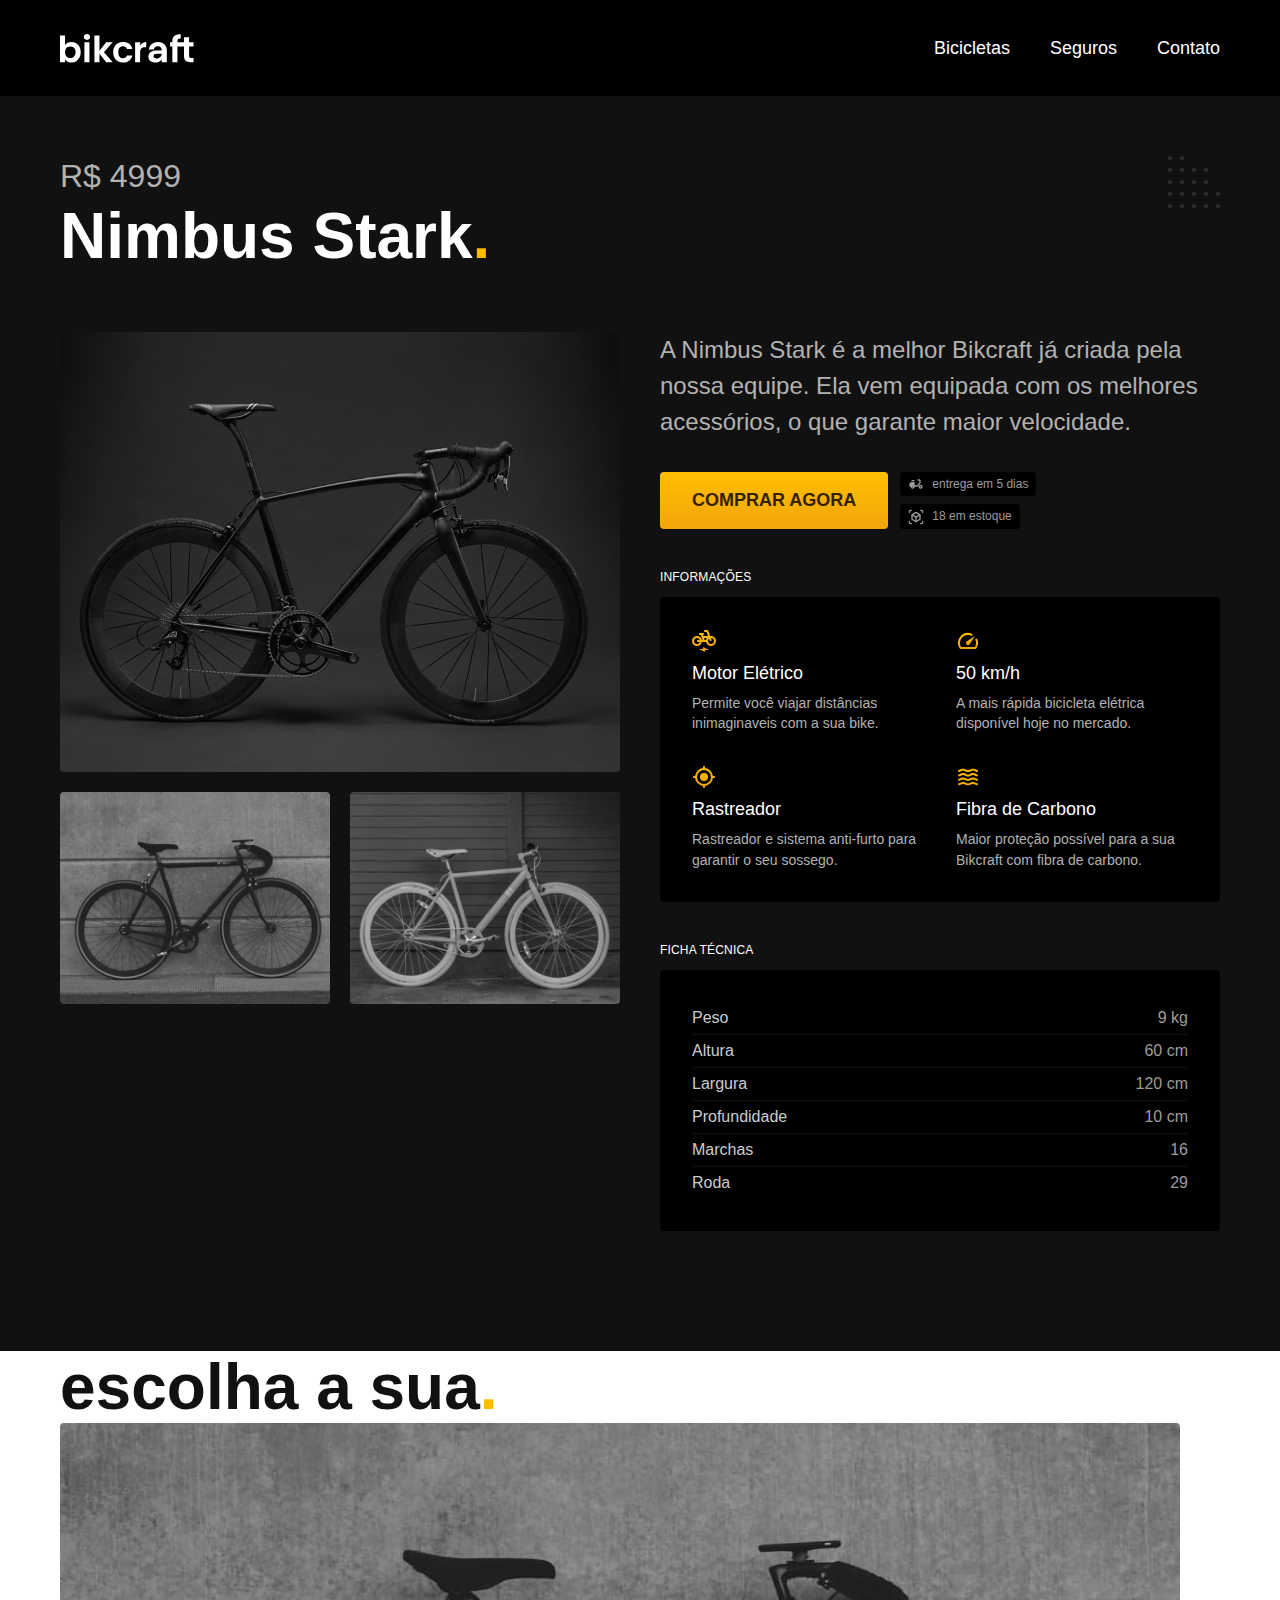
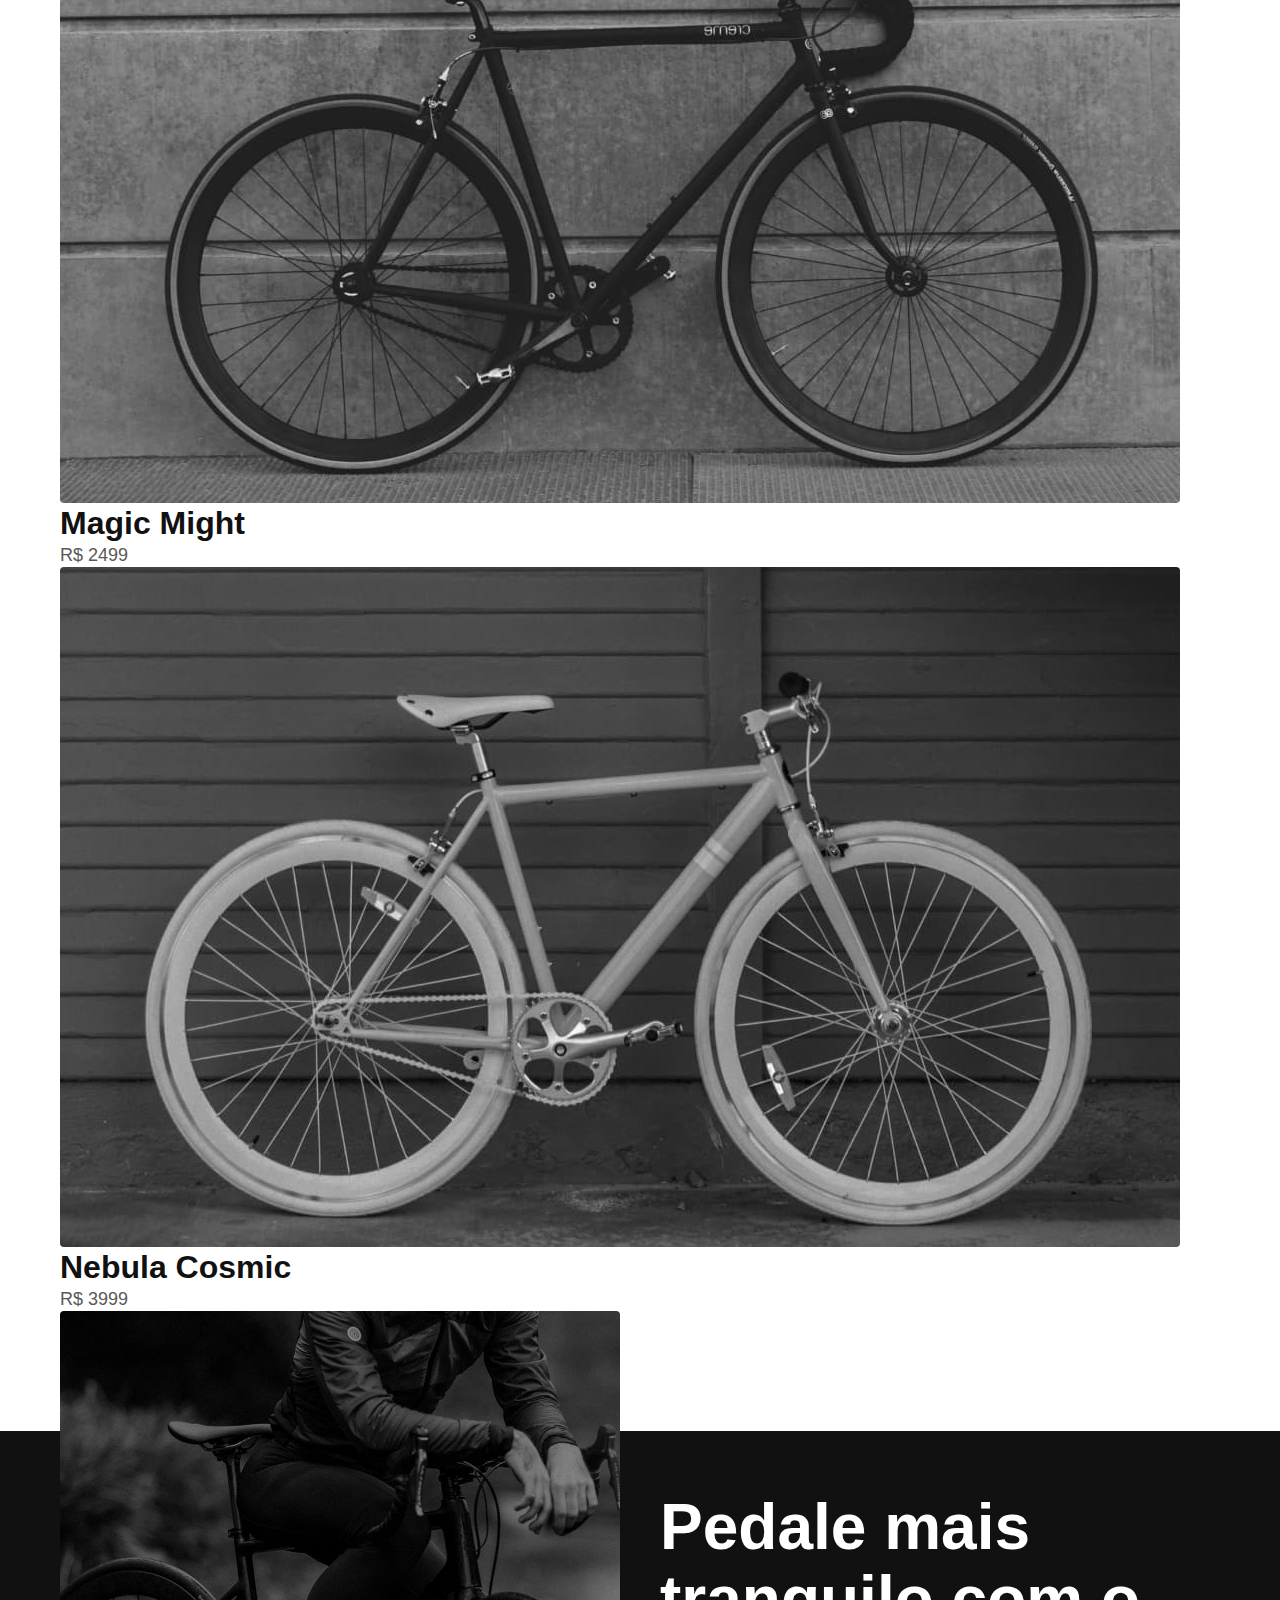
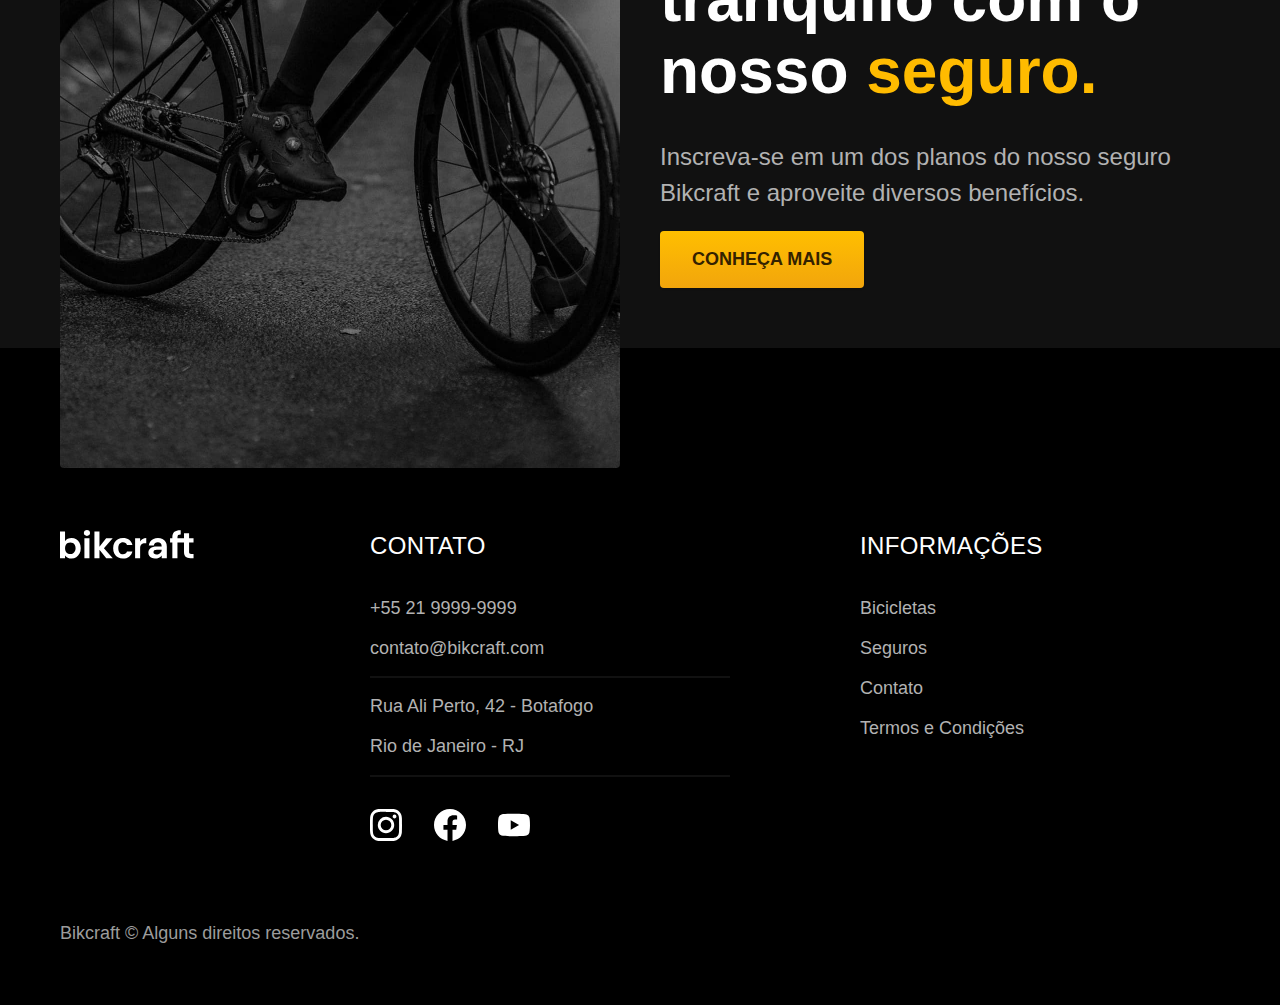
<file: bicicletas/nimbus.html>
<!DOCTYPE html>
<html lang="pt-br">

<head>
  <meta charset="UTF-8">
  <meta name="viewport" content="width=device-width, initial-scale=1.0">

  <title>Nimbus | Bikcraft</title>
  <meta name="description" content="Nimbus.">

  <link rel="icon" href="../favicon.svg" type="image/svg+xml">
  <link rel="preload" href="../css/style.css" as="style">
  <link rel="stylesheet" href="../css/style.css">
</head>

<body id="bicicleta">
  <header class="header-bg">
    <div class="header container">
      <a href="../">
        <img src="../img/bikcraft.svg" alt="Bikcraft">
      </a>

      <nav aria-label="primaria">
        <ul class="header-menu font-1-m cor-0">
          <li><a href="../bicicletas.html">Bicicletas</a></li>
          <li><a href="../seguros.html">Seguros</a></li>
          <li><a href="../contato.html">Contato</a></li>
        </ul>
      </nav>
    </div>
  </header>

  <main class="titulo-bg">
    <div>
      <div class="titulo container">
        <p class="font-2-xl cor-5">R$ 4999</p>
        <h1 class="font-1-xxl cor-0">Nimbus Stark<span class="cor-p1">.</span></h1>
      </div>
    </div>
    <div class="bicicleta container">
      <div class="bicicleta-imagens">
        <img src="../img/bicicleta/nimbus1.jpg" alt="">
        <img src="../img/bicicleta/nimbus2.jpg" alt="">
        <img src="../img/bicicleta/nimbus3.jpg" alt="">
      </div>
      <div class="bicicleta-conteudo">
        <p class="font-2-l cor-5">A Nimbus Stark é a melhor Bikcraft já criada pela nossa equipe. Ela vem equipada com os melhores acessórios, o que garante maior velocidade.</p>
        <div class="bicicleta-comprar">
          <a class="botao" href="../orcamento.html">Comprar Agora</a>
          <span class="font-1-xs cor-6"><img src="../img/icones/entrega.svg" alt=""> entrega em 5 dias</span>
          <span class="font-1-xs cor-6"><img src="../img/icones/estoque.svg" alt=""> 18 em estoque</span>
        </div>

        <h2 class="font-1-xs cor-0">Informações</h2>
        <ul class="bicicleta-informacoes">
          <li>
            <img src="../img/icones/eletrica.svg" alt="">
            <h3 class="font-1-m cor-0">Motor Elétrico</h3>
            <p class="font-2-xs cor-5">Permite você viajar distâncias inimaginaveis com a sua bike.</p>
          </li>
          <li>
            <img src="../img/icones/velocidade.svg" alt="">
            <h3 class="font-1-m cor-0">50 km/h</h3>
            <p class="font-2-xs cor-5">A mais rápida bicicleta elétrica disponível hoje no mercado.</p>
          </li>
          <li>
            <img src="../img/icones/rastreador.svg" alt="">
            <h3 class="font-1-m cor-0">Rastreador</h3>
            <p class="font-2-xs cor-5">Rastreador e sistema anti-furto para garantir o seu sossego.</p>
          </li>
          <li>
            <img src="../img/icones/carbono.svg" alt="">
            <h3 class="font-1-m cor-0">Fibra de Carbono</h3>
            <p class="font-2-xs cor-5">Maior proteção possível para a sua Bikcraft com fibra de carbono.</p>
          </li>
        </ul>
        <h2 class="font-1-xs cor-0">Ficha Técnica</h2>
        <ul class="bicicleta-ficha font-2-s cor-4">
          <li>Peso <span>9 kg</span></li>
          <li>Altura <span>60 cm</span></li>
          <li>Largura <span>120 cm</span></li>
          <li>Profundidade <span>10 cm</span></li>
          <li>Marchas <span>16</span></li>
          <li>Roda <span>29</span></li>
        </ul>
      </div>
    </div>
  </main>

  <article class="bicicletas-lista container">
    <h2 class="font-1-xxl">escolha a sua<span class="cor-p1">.</span></h2>

    <ul>
      <li>
        <a href="./magic.html">
          <img src="../img/bicicletas/magic.jpg" alt="Bicicleta preta">
          <h3 class="font-1-xl">Magic Might</h3>
          <span class="font-2-m cor-8">R$ 2499</span>
        </a>
      </li>
      <li>
        <a href="./nebula.html">
          <img src="../img/bicicletas/nebula.jpg" alt="Bicicleta preta">
          <h3 class="font-1-xl">Nebula Cosmic</h3>
          <span class="font-2-m cor-8">R$ 3999</span>
        </a>
      </li>
    </ul>
  </article>

  <article class="seguro-bg">
    <div class="seguro container">
      <div class="seguro-imagem">
        <img src="../img/fotos/seguros.jpg" alt="Pessoa parada em cima de uma bicicleta.">
      </div>
      <div class="seguro-conteudo">
        <h2 class="font-1-xxl cor-0">Pedale mais tranquilo com o nosso <span class="cor-p1">seguro.</span></h2>
        <p class="font-2-l cor-5">Inscreva-se em um dos planos do nosso seguro Bikcraft e aproveite diversos benefícios.</p>
        <a class="botao" href="../seguros.html">Conheça Mais</a>
      </div>
    </div>
  </article>

  <footer class="footer-bg">
    <div class="footer container">
      <img src="../img/bikcraft.svg" alt="Bikcraft">
      <div class="footer-contato">
        <h3 class="font-2-l-b cor-0">Contato</h3>
        <ul class="font-2-m cor-5">
          <li><a href="tel:+552199999999">+55 21 9999-9999</a></li>
          <li><a href="mailto:contato@bikcraft.com">contato@bikcraft.com</a></li>
          <li>Rua Ali Perto, 42 - Botafogo</li>
          <li>Rio de Janeiro - RJ</li>
        </ul>
        <div class="footer-redes">
          <a href="../">
            <img src="../img/redes/instagram.svg" alt="Instagram">
          </a>
          <a href="../">
            <img src="../img/redes/facebook.svg" alt="Facebook">
          </a>
          <a href="../">
            <img src="../img/redes/youtube.svg" alt="Youtube">
          </a>
        </div>
      </div>
      <div class="footer-informacoes">
        <h3 class="font-2-l-b cor-0">Informações</h3>
        <nav>
          <ul class="font-1-m cor-5">
            <li><a href="../bicicletas.html">Bicicletas</a></li>
            <li><a href="../seguros.html">Seguros</a></li>
            <li><a href="../contato.html">Contato</a></li>
            <li><a href="../termos.html">Termos e Condições</a></li>
          </ul>
        </nav>
      </div>
      <p class="footer-copy font-2-m cor-6">Bikcraft © Alguns direitos reservados.</p>
    </div>
  </footer>
</body>

</html>
</file>
<file: css/style.css>
/* Estilos gerais */
@import "./global/global.css";
@import "./utilidades/tipografia.css";
@import "./utilidades/cores.css";
@import "./global/header.css";
@import "./global/footer.css";

/* Home */
@import "./home/introducao.css";
@import "./home/tecnologia.css";
@import "./home/parceiros.css";
@import "./home/depoimento.css";

/* Bicicletas */
@import "./bicicletas/bicicletas-lista.css";
@import "./bicicletas/bicicletas.css";

/* Bicicleta */
@import "./bicicleta/bicicleta.css";
@import "./bicicleta/seguro.css";

/* Seguros */
@import "./seguros/seguros.css";
@import "./seguros/vantagens.css";
@import "./seguros/perguntas.css";

/* Contato */
@import "./contato/contato.css";
@import "./contato/lojas.css";

/* Orçamento */
@import "./orcamento/orcamento.css";

/* Termos */
@import "./termos/termos.css";

/* Utilidades */
@import "./utilidades/componentes.css";
@import "./utilidades/formulario.css";
</file>
<file: css/style.min.css>
body{margin:0;font-family:Arial,Helvetica,sans-serif;color:#111}blockquote,dd,h1,h2,h3,h4,p,ul{margin:0}ul{padding:0;list-style:none}a{text-decoration:none;color:inherit}img{max-width:100%;height:auto;display:block}img[src$=".jpg"]{border-radius:4px}.font-1-xs{font:400 0.75rem/1.35 Poppins,sans-serif}.font-2-xs{font:400 0.875rem/1.43 Roboto,sans-serif}.font-1-s{font:400 1rem/1.5 Poppins,sans-serif}.font-2-s{font:400 1rem/1.5 Roboto,sans-serif}.font-1-m,.font-1-m-b{font:400 1.125rem/1.35 Poppins,sans-serif}.font-1-m-b{font-weight:600}.font-2-m{font:500 1.125rem/1.35 Roboto,sans-serif}.font-1-l{font:400 1.5rem/1.5 Poppins,sans-serif}.font-2-l,.font-2-l-b{font:400 1.5rem/1.5 Roboto,sans-serif}.font-2-l-b{font-weight:500;letter-spacing:.015em;text-transform:uppercase}.font-1-xl{font:600 2rem/1.25 Poppins,sans-serif}.font-2-xl{font:500 2rem/1.25 Roboto,sans-serif}.font-1-xxl{font:600 4rem/1.125 Poppins,sans-serif}@media (max-width:1200px){.font-1-xxl{font-size:3rem}.font-2-l,.font-2-l-b{font-size:1.125rem}}@media (max-width:800px){.font-1-xxl{font-size:2rem}.font-1-xl,.font-2-xl{font-size:1.5rem}}:root{--cor-0:#ffffff;--cor-1:#f7f7f7;--cor-2:#ededed;--cor-3:#dedede;--cor-4:#cccccc;--cor-5:#b2b2b2;--cor-6:#9c9c9c;--cor-7:#717171;--cor-8:#595959;--cor-9:#404040;--cor-10:#2e2e2e;--cor-11:#111111;--cor-12:#000000;--cor-p1:#ffbb00;--cor-p2:#e4a30b;--cor-p3:#a66f00;--cor-p4:#664400;--cor-p5:#332200}.cor-0{color:var(--cor-0)}.cor-1{color:var(--cor-1)}.cor-2{color:var(--cor-2)}.cor-3{color:var(--cor-3)}.cor-4{color:var(--cor-4)}.cor-5{color:var(--cor-5)}.cor-6{color:var(--cor-6)}.cor-7{color:var(--cor-7)}.cor-8{color:var(--cor-8)}.cor-9{color:var(--cor-9)}.cor-10{color:var(--cor-10)}.cor-11{color:var(--cor-11)}.cor-12{color:var(--cor-12)}.cor-p1{color:var(--cor-p1)}.cor-p2{color:var(--cor-p2)}.cor-p3{color:var(--cor-p3)}.cor-p4{color:var(--cor-p4)}.cor-p5{color:var(--cor-p5)}.header-bg{background-color:var(--cor-12)}.header{display:flex;flex-wrap:wrap;gap:20px;justify-content:space-between;align-items:center;padding-top:20px;padding-bottom:20px}.header-menu{display:flex;flex-wrap:wrap;gap:40px}.header-menu a{display:inline-block;padding:16px 0;position:relative}.header-menu a:after{content:"";display:block;height:2px;width:0;background:var(--cor-0);margin-top:4px;transition:.3s;position:absolute}.header-menu a:hover:after{width:100%}@media (max-width:800px){.header-menu{gap:20px}.header-menu a{background:var(--cor-11);padding:12px 16px;border-radius:4px}.header-menu a:hover{background-color:var(--cor-10)}.header a:after{display:none}}@media (max-width:600px){.header-menu{gap:12px}.header-menu a{padding:8px 12px;font-size:14px}}.footer-bg{background-color:var(--cor-12)}.footer{display:grid;grid-template-columns:3fr 5fr 4fr;gap:40px;padding-top:60px;padding-bottom:60px}.footer h3{margin-bottom:32px}.footer-contato ul{margin-bottom:32px}.footer-contato li:nth-child(2n):after{content:"";display:block;max-width:360px;height:2px;background:var(--cor-11);margin-top:16px}.footer li{margin-bottom:16px}.footer-redes{display:flex;gap:32px}.footer a:hover{color:var(--cor-0)}.footer-copy{grid-column:1/-1;margin-top:40px}@media (max-width:800px){.footer>img{display:none}.footer{grid-template-columns:1fr 1fr}}@media (max-width:600px){.footer{grid-template-columns:1fr;gap:60px}.footer-copy{margin-top:0}}.introducao-bg{background:var(--cor-12) url("../img/dec/bottom-left.svg") no-repeat bottom 160px left 20px;box-shadow:inset 0 -120px var(--cor-0)}.introducao{display:grid;grid-template-columns:1fr 1fr;gap:0 40px}.introducao-conteudo{align-self:end;padding-bottom:200px}.introducao img{width:100%;height:100%;object-fit:cover;border-radius:4px}.introducao h1{margin-bottom:32px}.introducao p{margin-bottom:20px}@media (max-width:800px){.introducao-bg{background:var(--cor-11);padding-top:40px;box-shadow:inset 0 -60px #fff}.introducao{grid-template-columns:1fr;gap:32px}.introducao-conteudo{padding-bottom:0}.introducao h1{margin-bottom:16px}.introducao img{height:300px;width:100%}}.tecnologia-bg{background-color:var(--cor-11);box-shadow:inset 0 80px var(--cor-0),inset 0 -80px var(--cor-0)}.tecnologia{display:grid;grid-template-columns:1fr 1fr;gap:40px}.tecnologia-imagem img{width:100%;height:100%;object-fit:cover;object-position:left}.tecnologia-conteudo{padding-top:160px;padding-bottom:160px}.tecnologia-conteudo>span{display:block;margin-bottom:20px}.tecnologia-conteudo h2{margin-bottom:32px}.tecnologia-conteudo>p{margin-bottom:20px}.tecnologia a{margin-bottom:80px}.tecnologia-vantagens{display:flex;gap:40px}.tecnologia-vantagens h3{margin-bottom:8px;width:max-content}.tecnologia-vantagens img{width:24px;margin-bottom:8px}@media (max-width:800px){.tecnologia-bg{box-shadow:initial}.tecnologia{grid-template-columns:1fr}.tecnologia-conteudo{padding-top:60px;padding-bottom:60px}.tecnologia-imagem{display:none}.tecnologia a{margin-bottom:60px}}@media (max-width:600px){.tecnologia-vantagens{flex-direction:column}}.parceiros{padding-top:60px;padding-bottom:120px}.parceiros h2{margin-bottom:60px}.parceiros ul{padding:0 20px;max-width:1400px;display:grid;grid-template-columns:repeat(4,1fr);margin:0 auto}.parceiros li{display:flex;padding:32px;border-left:2px solid var(--cor-2)}.parceiros img{margin:auto}.parceiros li:first-child,.parceiros li:nth-child(5){border-left:none}.parceiros li:nth-child(n+5){border-top:2px solid var(--cor-2)}@media (max-width:800px){.parceiros{padding-bottom:60px}.parceiros h2{margin-bottom:20px}.parceiros ul{grid-template-columns:repeat(2,1fr)}.parceiros li:nth-child(n+3){border-top:2px solid var(--cor-2)}.parceiros li:nth-child(odd){border-left:none}}.depoimento{display:grid;grid-template-columns:1fr 1fr;background-color:var(--cor-p1);overflow:hidden}.depoimento img{width:100%;height:100%;object-fit:cover;border-radius:0}.depoimento-conteudo{padding:40px 40px 80px 80px;align-self:end;background:url("../img/dec/bottom-right-p.svg") no-repeat bottom 40px right 40px}.depoimento-conteudo p{max-width:32ch;font-family:Merriweather,serif;font-style:italic;font-weight:900;margin-bottom:32px;position:relative}.depoimento p::after,.depoimento p::before{font-size:5rem;color:var(--cor-p2);position:absolute}.depoimento p::before{content:"“";left:-50px;top:-20px}.depoimento p::after{content:"”"}@media (min-width:1200px){.depoimento img{max-height:520px}}@media (max-width:800px){.depoimento{grid-template-columns:1fr;text-align:center}.depoimento img{max-height:200px}.depoimento-conteudo{padding:40px 20px;margin:auto}}.bike-lista{padding-top:60px;padding-bottom:120px}.bike-lista h2{margin-bottom:40px}.bike-lista ul{display:flex;gap:40px;padding:0 20px 20px 20px;max-width:1400px;margin-left:auto;margin-right:auto;overflow-x:auto}#bicicleta .bike-lista ul{padding:0 0 20px 0}.bike-lista li{flex:1;min-width:280px}.bike-lista a{display:block}.bike-lista img{margin-bottom:16px}.bike-lista h3{margin-bottom:8px;display:flex;align-items:center}.bike-lista h3::before{content:"";display:inline-block;height:8px;width:12px;margin-right:8px;background-color:var(--cor-p1);transition:width .2s}.bike-lista a:hover h3::before{width:24px}.bike-lista li span{padding-left:20px}@media (max-width:800px){.bike-lista{padding-bottom:60px}.bike-lista ul{gap:20px}}.bike-bg{background:linear-gradient(to right,var(--cor-0) 30%,var(--cor-11) 0)}.bike{display:grid;grid-template-columns:1fr 1fr;gap:40px;padding-top:60px;padding-bottom:60px;background:url("../img/dec/top-right.svg") no-repeat top 40px right 20px}.bike-imagem{display:grid}.bike-imagem img{grid-area:1/1}.bike-imagem span{grid-area:1/1;place-self:start end;margin-top:20px;background:var(--cor-12);display:inline-block;padding:8px 16px 8px 8px;border-radius:4px 0 0 4px}.bike-conteudo{display:grid;grid-template-columns:1fr auto;align-content:start}.bike h2,.bike p{grid-column:1/-1}.bike h2{margin-bottom:20px}.bike h2::before{content:"";display:block;width:12px;height:8px;background-color:var(--cor-p1);margin-bottom:8px}.bike p{margin-bottom:32px}.bike a{place-self:end}.bike li{display:flex;align-items:center}.bike ul{display:grid;gap:16px}.bike-conteudo img{width:24px;margin-right:8px}@media (max-width:800px){.bike-bg{background:var(--cor-11)}.bike{grid-template-columns:1fr;gap:20px;padding-top:40px;padding-bottom:40px}}@media (max-width:600px){.bike-conteudo{grid-template-columns:1fr}.bike ul{font-size:1rem;grid-template-columns:1fr 1fr;margin-bottom:32px}.bike a{place-self:start}}.bicicleta{display:grid;grid-template-columns:1fr 1fr;align-items:start;gap:40px;padding-top:60px;padding-bottom:60px}#bicicleta .titulo p{text-transform:uppercase}.bicicleta-imagens{display:flex;flex-wrap:wrap;gap:20px}.bicicleta-imagens img{flex:1;min-width:200px}.bicicleta-imagens img:first-child{min-width:100%}.bicicleta-conteudo>p{margin-bottom:32px}.bicicleta-comprar{display:grid;grid-template-columns:max-content auto;align-items:center;justify-items:start;gap:8px 12px;margin-bottom:40px}.bicicleta-comprar a{grid-row:span 2}.bicicleta-comprar span{display:flex;align-items:center;background-color:var(--cor-12);gap:8px;padding:4px 8px;border-radius:4px}.bicicleta-conteudo h2{text-transform:uppercase;letter-spacing:.015em;margin-bottom:12px}.bicicleta-ficha,.bicicleta-informacoes{padding:32px;background-color:var(--cor-12);border-radius:4px}.bicicleta-informacoes{margin-bottom:40px;display:grid;grid-template-columns:1fr 1fr;gap:32px}.bicicleta-informacoes img{width:24px;margin-bottom:8px}.bicicleta-informacoes h3{margin-bottom:8px}.bicicleta-ficha li{padding:4px 0;display:flex;justify-content:space-between;border-bottom:1px solid var(--cor-11)}.bicicleta-ficha li:last-child{border-bottom:none}.bicicleta-ficha span{color:var(--cor-6)}@media (max-width:800px){.bicicleta{grid-template-columns:1fr;padding-top:40px;padding-bottom:40px}.bicicleta-imagens{grid-row:2}}@media (max-width:400px){.bicicleta-informacoes{grid-template-columns:1fr}.bicicleta-comprar{grid-template-columns:1fr}}.seguro-bg{background-color:var(--cor-11);box-shadow:inset 0 120px var(--cor-0),inset 0 -120px var(--cor-12)}.seguro{display:grid;grid-template-columns:1fr 1fr;gap:40px}.seguro-imagem img{width:100%;height:100%;object-fit:cover}.seguro-conteudo{padding-top:180px;padding-bottom:180px}.seguro h2{margin-bottom:32px}.seguro p{margin-bottom:20px}@media (max-width:800px){.seguro-bg{box-shadow:inset 0 -60px var(--cor-12)}.seguro{grid-template-columns:1fr}.seguro-conteudo{grid-row:1;padding-top:40px;padding-bottom:0}}.seguros-bg{background:var(--cor-11)}.seguros{padding-top:60px;padding-bottom:60px;display:grid;grid-template-columns:1fr 1fr;gap:40px;align-items:center}#seguros .seguros{padding-top:0}.seguros h2{grid-column:1/-1}.seguros-item{background-color:var(--cor-12);padding:32px 32px 32px 60px;display:grid;grid-template-columns:1fr auto;border-radius:4px}.seguros-item h3{margin-bottom:40px}.seguros-item span{grid-column:2;display:block;text-align:right}.seguros-item ul{grid-column:1/-1;margin-bottom:32px}.seguros-item li{display:flex;align-items:center;position:relative}.seguros-item li+li{margin-top:20px}.seguros-item li::before{content:"";display:inline-block;width:13px;height:9px;background-image:url("../img/icones/lista.svg");position:absolute;left:-21px}.seguros-item a{grid-column:1/-1}@media (max-width:800px){.seguros{grid-template-columns:1fr}}.vantagens-bg{background-color:var(--cor-12)}.vantagens{padding-top:120px;padding-bottom:120px}.vantagens h2{margin-bottom:60px}.vantagens ul{display:grid;grid-template-columns:repeat(auto-fit,minmax(280px,max-content));gap:40px 80px}.vantagens h3,.vantagens img{margin-bottom:8px}@media (max-width:800px){.vantagens{padding-top:60px;padding-bottom:60px}.vantagens h2{margin-bottom:40px}.vantagens ul{gap:20px}}.perguntas{padding-top:120px;padding-bottom:120px}.perguntas h2{margin-bottom:60px}.perguntas dl>div{padding:20px;border-radius:4px}.perguntas dl>div:nth-child(odd){background-color:var(--cor-1)}.perguntas dt{display:grid;grid-template-columns:auto 1fr auto;align-items:center;gap:8px;cursor:pointer}.perguntas dt::before{content:"";display:inline-block;width:12px;height:8px;background-color:var(--cor-p1)}.perguntas dt::after{content:"";display:inline-block;width:14px;height:6px;background:url("../img/icones/seta-abrir.svg");transition:.3s}.perguntas dt:hover::after{transform:rotate(180deg)}.perguntas dd{padding-left:20px;padding-top:16px;max-width:80ch}@media (max-width:800px){.perguntas{padding-top:60px;padding-bottom:60px}.perguntas h2{margin-bottom:40px}}#contato{background:linear-gradient(var(--cor-11) 600px,var(--cor-1) 0)}.contato{display:grid;grid-template-columns:5fr 7fr}.contato-dados,.contato-formulario{padding:60px;box-shadow:0 1px 2px rgba(0,0,0,.1)}.contato-dados{border-radius:5px 0 0 5px;background:var(--cor-12) url("../img/dec/bottom-left.svg") no-repeat bottom 20px left 20px}.contato-formulario{border-radius:0 5px 5px 0;background:var(--cor-0) url("../img/dec/bottom-right.svg") no-repeat bottom 20px right 20px}.contato-dados h2{margin-bottom:60px}.contato-endereco{margin-bottom:32px;padding-left:28px;background:url("../img/icones/local.svg") no-repeat 0 2px}.contato-endereco p{margin-bottom:8px}.contato-meios a{display:block;max-width:max-content;margin-bottom:8px;padding-left:28px}.contato-meios a:hover{color:var(--cor-0)}.contato-meios a:first-child{background:url("../img/icones/email.svg") no-repeat 0 2px}.contato-meios a:nth-child(2){margin-bottom:32px}.contato-meios a:nth-child(3){background:url("../img/icones/telefone.svg") no-repeat 0 2px;margin-bottom:60px}.contato-redes{display:flex;gap:32px;padding-left:28px}@media (max-width:800px){.contato{grid-template-columns:1fr}.contato-dados,.contato-formulario{padding:20px}.contato-dados{border-radius:5px 5px 0 0;background:var(--cor-12)}.contato-formulario{border-radius:0 0 5px 5px}.contato-dados h2,.contato-meios a:nth-child(3){margin-bottom:32px}.contato-redes{margin-bottom:12px}}.lojas{display:grid;grid-template-columns:1fr 1fr;gap:0 40px;padding-top:120px;padding-bottom:120px}.lojas h2{grid-column:1/-1;margin-bottom:60px}.lojas img{border-radius:4px 4px 0 0}.lojas-item{border-radius:4px;background:var(--cor-0);box-shadow:0 1px 2px rgba(0,0,0,.1)}.lojas-conteudo{display:grid;grid-template-columns:1fr 1fr;gap:32px 16px;padding:32px}.lojas-conteudo h3,.lojas-tempo{grid-column:1/-1}.lojas-dados{display:grid;gap:8px;border-left:2px solid var(--cor-2);padding-left:12px}.lojas-tempo{display:flex;align-items:center;gap:8px}@media (max-width:800px){.lojas{gap:20px;padding-top:60px;padding-bottom:60px}.lojas h2{margin-bottom:32px}.lojas-conteudo{grid-template-columns:1fr}}@media (max-width:600px){.lojas{grid-template-columns:1fr}}#orcamento{background:linear-gradient(var(--cor-11) 600px,var(--cor-1) 0)}.orcamento{display:grid;grid-template-columns:5fr 7fr;padding-bottom:120px}.orcamento h2{text-transform:uppercase;position:relative;display:flex;align-items:center}.orcamento h2::before{content:"";display:inline-block;width:4px;height:8px;background-color:var(--cor-p1);position:absolute;left:-12px}.orcamento-dados,.orcamento-produto{padding:60px;box-shadow:0 1px 2px rgba(0,0,0,.1)}.orcamento-produto{border-radius:5px 0 0 5px;background:var(--cor-12) url("../img/dec/bottom-left.svg") no-repeat bottom 20px left 20px;display:grid;grid-template-columns:1fr 1fr;gap:20px;align-content:start}.orcamento-produto>*{grid-column:1/-1}.orcamento-produto>label{grid-column:initial}.orcamento-produto label{font:400 1rem/1.5 Poppins,sans-serif;color:var(--cor-4);background-color:var(--cor-10);padding:12px 16px;border-radius:4px;cursor:pointer;display:grid;grid-template-columns:auto 1fr auto;align-items:center;border:1px solid var(--cor-10)}.orcamento-produto input:checked+label{background:var(--cor-0);color:var(--cor-11)}.orcamento-produto label::before{content:"";display:inline-block;box-sizing:border-box;width:12px;height:12px;border:1px solid var(--cor-6);border-radius:50%;margin-right:8px}.orcamento-produto input:checked+label::before{border-color:var(--cor-7);box-shadow:inset 0 0 0 3px var(--cor-0),inset 0 0 0 6px var(--cor-7)}.orcamento-produto label:hover{background-color:var(--cor-9);border-color:var(--cor-9)}.orcamento-produto input:focus+label{box-shadow:0 0 0 2px var(--cor-p1);border-color:var(--cor-12)}.orcamento-produto label span{display:none}.orcamento-produto input:checked+label span{display:inline-block}.orcamento-produto input{opacity:0;position:absolute;pointer-events:none}.orcamento-dados{border-radius:0 5px 5px 0;background:var(--cor-0) url("../img/dec/bottom-right.svg") no-repeat bottom 20px right 20px}.orcamento-conteudo{display:none}.orcamento-conteudo h2,.orcamento-dados h2:nth-of-type(n+2){margin-top:20px}#bikcraft:checked~#orcamento-bikcraft,#seguro:checked~#orcamento-seguro{display:grid;gap:20px}.orcamento-detalhes{display:none;background:var(--cor-0);padding:20px;grid-template-columns:1fr 1fr;border-radius:4px;align-items:center}.orcamento-detalhes li{display:flex;align-items:center;margin-bottom:8px}.orcamento-detalhes li img{width:16px;margin-right:8px}.orcamento-produto input:checked+label+.orcamento-detalhes{display:grid}@media (max-width:1200px){.orcamento-dados,.orcamento-produto{padding:32px}}@media (max-width:800px){.orcamento{grid-template-columns:1fr}.orcamento-produto{border-radius:5px 5px 0 0;background:var(--cor-12)}.orcamento-dados{border-radius:0 0 5px 5px}}@media (max-width:400px){.orcamento-produto{grid-template-columns:1fr}}.termos{padding-top:80px;padding-bottom:80px}.termos h2{font-weight:600;margin-bottom:20px}.termos p+h2{margin-top:40px}.termos p{max-width:75ch;margin-bottom:24px}.container{box-sizing:border-box;max-width:1200px;padding-left:20px;padding-right:20px;margin-left:auto;margin-right:auto}.botao{display:inline-block;padding:16px 32px;background:linear-gradient(#ffbf00,#f2a50c);border-radius:4px;box-shadow:0 1px 2px rgba(0,0,0,.1);text-transform:uppercase;color:var(--cor-p5);font:600 1.125rem/1.35 Poppins,sans-serif;max-width:max-content;border:none;cursor:pointer}.botao:hover{background:linear-gradient(#ffb60d,#e59317)}.botao.secundario{background:var(--cor-10);color:var(--cor-2)}.botao.secundario:hover{background:var(--cor-9)}.botao.seta{display:flex;align-items:center}.botao.seta::after{content:"";display:inline-block;width:18px;height:10px;margin-left:12px;background:url("../img/icones/seta.svg");transition:transform .2s}.botao.seta:hover::after{transform:translateX(4px)}@media (max-width:600px){.botao{padding:12px 16px;font-size:1rem}}.link{display:inline-block;color:var(--cor-p1);font:500 1.5rem/1.5 Poppins,sans-serif;text-transform:uppercase}.link::after{content:"";display:block;width:100%;height:4px;background-color:currentColor}.link:hover{color:var(--cor-0)}.titulo-bg{padding-top:60px;padding-bottom:60px;background-color:var(--cor-11)}.titulo{background:url("../img/dec/top-right.svg") no-repeat top right 20px}.titulo p{margin-bottom:4px}@media (max-width:800px){.titulo-bg{padding-top:40px;padding-bottom:40px}.titulo p{font-size:1rem;text-transform:lowercase;font-weight:400}}.form{display:grid;grid-template-columns:1fr 1fr;gap:20px}.form label{display:block;font:400 1rem/1.5 Poppins,sans-serif;margin-bottom:4px}.form .col-2{grid-column:span 2}.form input[type=email],.form input[type=text],.form textarea{font:400 1rem/1.5 Roboto,sans-serif;background:var(--cor-1);border:1px solid var(--cor-2);padding:12px;border-radius:4px;width:100%;box-sizing:border-box}.form input[type=email]:focus,.form input[type=text]:focus,.form textarea:focus{outline:0;border-color:var(--cor-p1);background:var(--cor-0);box-shadow:0 0 0 2px #fea}@media (max-width:600px){.form{grid-template-columns:1fr}.form .col-2{grid-column:1}}
</file>
